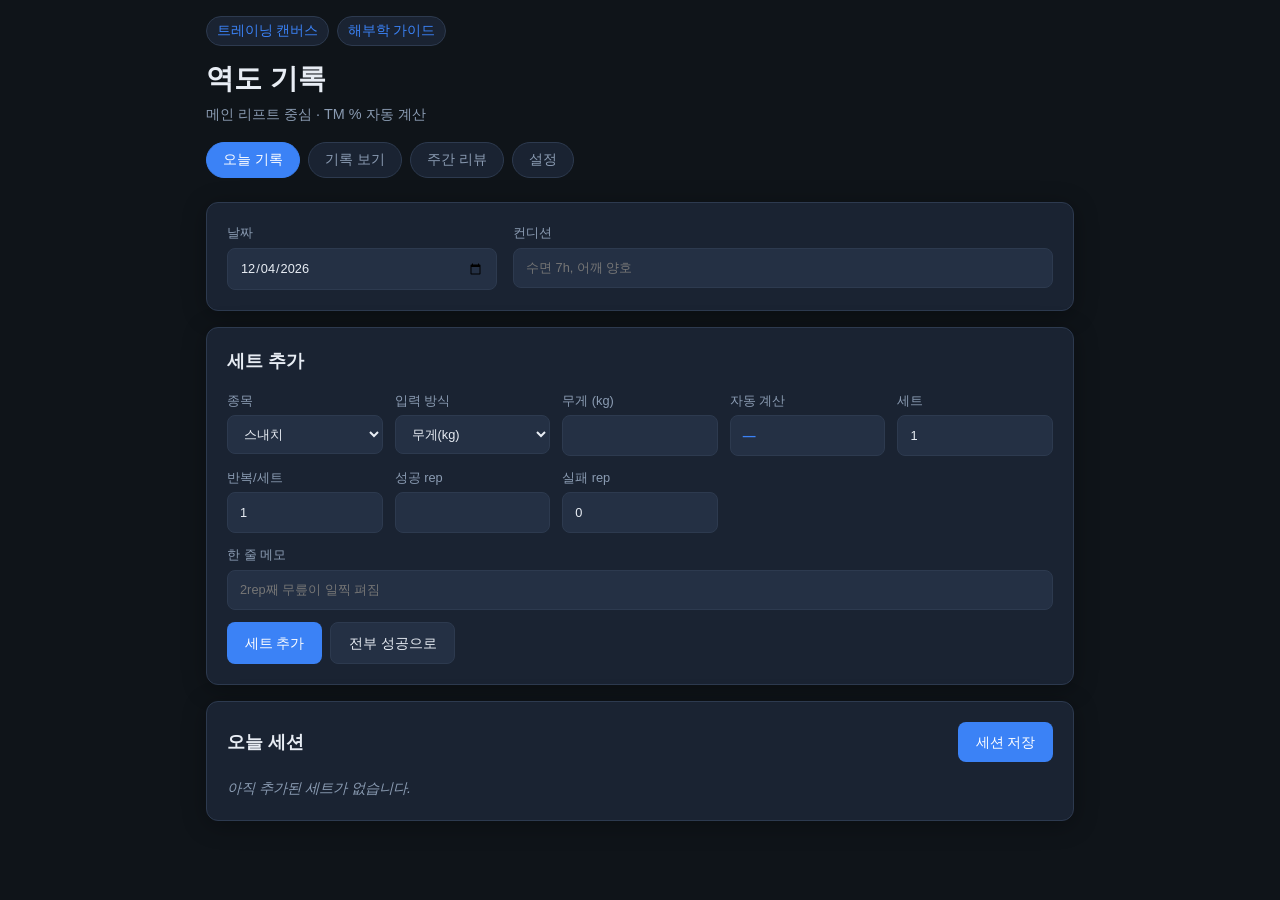
<file: index.html>
<!DOCTYPE html>
<html lang="ko">
<head>
  <meta charset="UTF-8">
  <meta name="viewport" content="width=device-width, initial-scale=1.0, viewport-fit=cover">
  <meta name="apple-mobile-web-app-capable" content="yes">
  <meta name="apple-mobile-web-app-status-bar-style" content="black-translucent">
  <meta name="apple-mobile-web-app-title" content="역도 기록">
  <meta name="theme-color" content="#0f1419">
  <title>역도 기록 — Weightlifting Log</title>
  <link rel="stylesheet" href="css/style.css">
</head>
<body>
  <div class="app">
    <header class="header">
      <div class="header__brand">
        <nav class="nav-lab" aria-label="관련 페이지">
          <a href="canvas.html">트레이닝 캔버스</a>
          <a href="anatomy.html">해부학 가이드</a>
        </nav>
        <h1>역도 기록</h1>
        <p class="subtitle">메인 리프트 중심 · TM % 자동 계산</p>
      </div>
      <nav class="tabs" role="tablist">
        <button class="tab active" data-tab="log" role="tab">오늘 기록</button>
        <button class="tab" data-tab="history" role="tab">기록 보기</button>
        <button class="tab" data-tab="weekly" role="tab">주간 리뷰</button>
        <button class="tab" data-tab="settings" role="tab">설정</button>
      </nav>
    </header>

    <main>
      <!-- 오늘 기록 -->
      <section id="panel-log" class="panel active">
        <div class="card session-meta">
          <label>
            날짜
            <input type="date" id="log-date">
          </label>
          <label>
            컨디션
            <input type="text" id="log-condition" placeholder="수면 7h, 어깨 양호">
          </label>
        </div>

        <form id="entry-form" class="card">
          <h2>세트 추가</h2>
          <div class="form-grid">
            <label>
              종목
              <select id="entry-lift" required>
                <option value="snatch">스내치</option>
                <option value="cj">클린 &amp; 저크</option>
                <option value="accessory">보조</option>
              </select>
            </label>
            <label>
              입력 방식
              <select id="entry-input-mode">
                <option value="weight">무게(kg)</option>
                <option value="percent">%(TM 기준)</option>
              </select>
            </label>
            <label id="weight-field">
              무게 (kg)
              <input type="number" id="entry-weight" step="0.5" min="0">
            </label>
            <label id="percent-field" class="hidden">
              % (TM)
              <input type="number" id="entry-percent" step="0.5" min="0" max="120">
            </label>
            <label class="computed">
              자동 계산
              <output id="computed-value">—</output>
            </label>
            <label>
              세트
              <input type="number" id="entry-sets" min="1" value="1" required>
            </label>
            <label>
              반복/세트
              <input type="number" id="entry-reps" min="1" value="1" required>
            </label>
            <label>
              성공 rep
              <input type="number" id="entry-success" min="0" required>
            </label>
            <label>
              실패 rep
              <input type="number" id="entry-fail" min="0" value="0">
            </label>
          </div>
          <label class="full-width">
            한 줄 메모
            <input type="text" id="entry-memo" placeholder="2rep째 무릎이 일찍 펴짐">
          </label>
          <div class="form-actions">
            <button type="submit" class="btn btn-primary">세트 추가</button>
            <button type="button" id="fill-success" class="btn btn-ghost">전부 성공으로</button>
          </div>
        </form>

        <div class="card">
          <div class="card-header">
            <h2>오늘 세션</h2>
            <button type="button" id="save-session" class="btn btn-primary">세션 저장</button>
          </div>
          <div id="session-preview" class="session-preview empty">아직 추가된 세트가 없습니다.</div>
        </div>
      </section>

      <!-- 기록 보기 -->
      <section id="panel-history" class="panel">
        <div class="card filters">
          <label>
            종목 필터
            <select id="filter-lift">
              <option value="all">전체</option>
              <option value="snatch">스내치</option>
              <option value="cj">C&J</option>
              <option value="accessory">보조</option>
            </select>
          </label>
          <button type="button" id="export-json" class="btn btn-ghost">JSON 내보내기</button>
          <button type="button" id="export-csv" class="btn btn-ghost">CSV 내보내기</button>
          <label class="btn btn-ghost file-btn">
            JSON 가져오기
            <input type="file" id="import-json" accept=".json" hidden>
          </label>
        </div>
        <div id="history-list" class="history-list"></div>
      </section>

      <!-- 주간 리뷰 -->
      <section id="panel-weekly" class="panel">
        <div class="card filters">
          <label>
            주 시작일 (월요일 권장)
            <input type="date" id="week-start">
          </label>
          <button type="button" id="prev-week" class="btn btn-ghost">← 이전 주</button>
          <button type="button" id="next-week" class="btn btn-ghost">다음 주 →</button>
        </div>

        <div class="stats-grid">
          <div class="stat-card">
            <span class="stat-label">스내치 80%+ reps</span>
            <span class="stat-value" id="stat-snatch-80">0</span>
          </div>
          <div class="stat-card">
            <span class="stat-label">C&J 80%+ reps</span>
            <span class="stat-value" id="stat-cj-80">0</span>
          </div>
          <div class="stat-card">
            <span class="stat-label">스내치 최고 %</span>
            <span class="stat-value" id="stat-snatch-max">—</span>
          </div>
          <div class="stat-card">
            <span class="stat-label">C&J 최고 %</span>
            <span class="stat-value" id="stat-cj-max">—</span>
          </div>
        </div>

        <div class="card">
          <h2>이번 주 PR / 테스트</h2>
          <div id="weekly-prs" class="weekly-prs"></div>
        </div>

        <div class="card">
          <h2>컨디션 요약</h2>
          <div id="weekly-conditions" class="weekly-conditions"></div>
        </div>

        <div class="card">
          <h2>다음 주 조정 메모</h2>
          <textarea id="weekly-adjustment" rows="4" placeholder="예: 스내치 80%+ 볼륨 충분 → 다음 주 2.5kg 증량 / C&J 저크 캐치 테크닉 위주"></textarea>
          <button type="button" id="save-adjustment" class="btn btn-primary">조정 메모 저장</button>
        </div>

        <div class="card">
          <h2>권장 가이드</h2>
          <ul class="guide-list" id="weekly-guide"></ul>
        </div>
      </section>

      <!-- 설정 -->
      <section id="panel-settings" class="panel">
        <div class="card">
          <h2>트레이닝 맥스 (TM)</h2>
          <div class="form-grid">
            <label>
              스내치 TM (kg)
              <input type="number" id="tm-snatch" step="0.5" min="0" value="100">
            </label>
            <label>
              C&J TM (kg)
              <input type="number" id="tm-cj" step="0.5" min="0" value="120">
            </label>
          </div>
          <button type="button" id="save-tm" class="btn btn-primary">TM 저장</button>
        </div>

        <div class="card">
          <h2>데이터 관리</h2>
          <p class="hint">모든 데이터는 브라우저 localStorage에 저장됩니다.</p>
          <div class="form-actions">
            <button type="button" id="load-sample" class="btn btn-ghost">2주 시범 데이터 불러오기</button>
            <button type="button" id="clear-data" class="btn btn-danger">전체 데이터 삭제</button>
          </div>
        </div>

        <div class="card">
          <h2>기록 가이드</h2>
          <ul class="guide-list">
            <li>메인 리프트(스내치, C&J)만 기록해도 충분합니다.</li>
            <li>무게 또는 % 중 편한 쪽으로 입력 — TM 기준 자동 변환됩니다.</li>
            <li>실패 rep는 꼭 기록하세요. 다음 주 볼륨 조정의 핵심입니다.</li>
            <li>매주 일요일 5분 — 주간 리뷰 탭에서 80%+ 볼륨 확인.</li>
          </ul>
        </div>
      </section>
    </main>
  </div>

  <script src="js/app.js"></script>
</body>
</html>
</file>
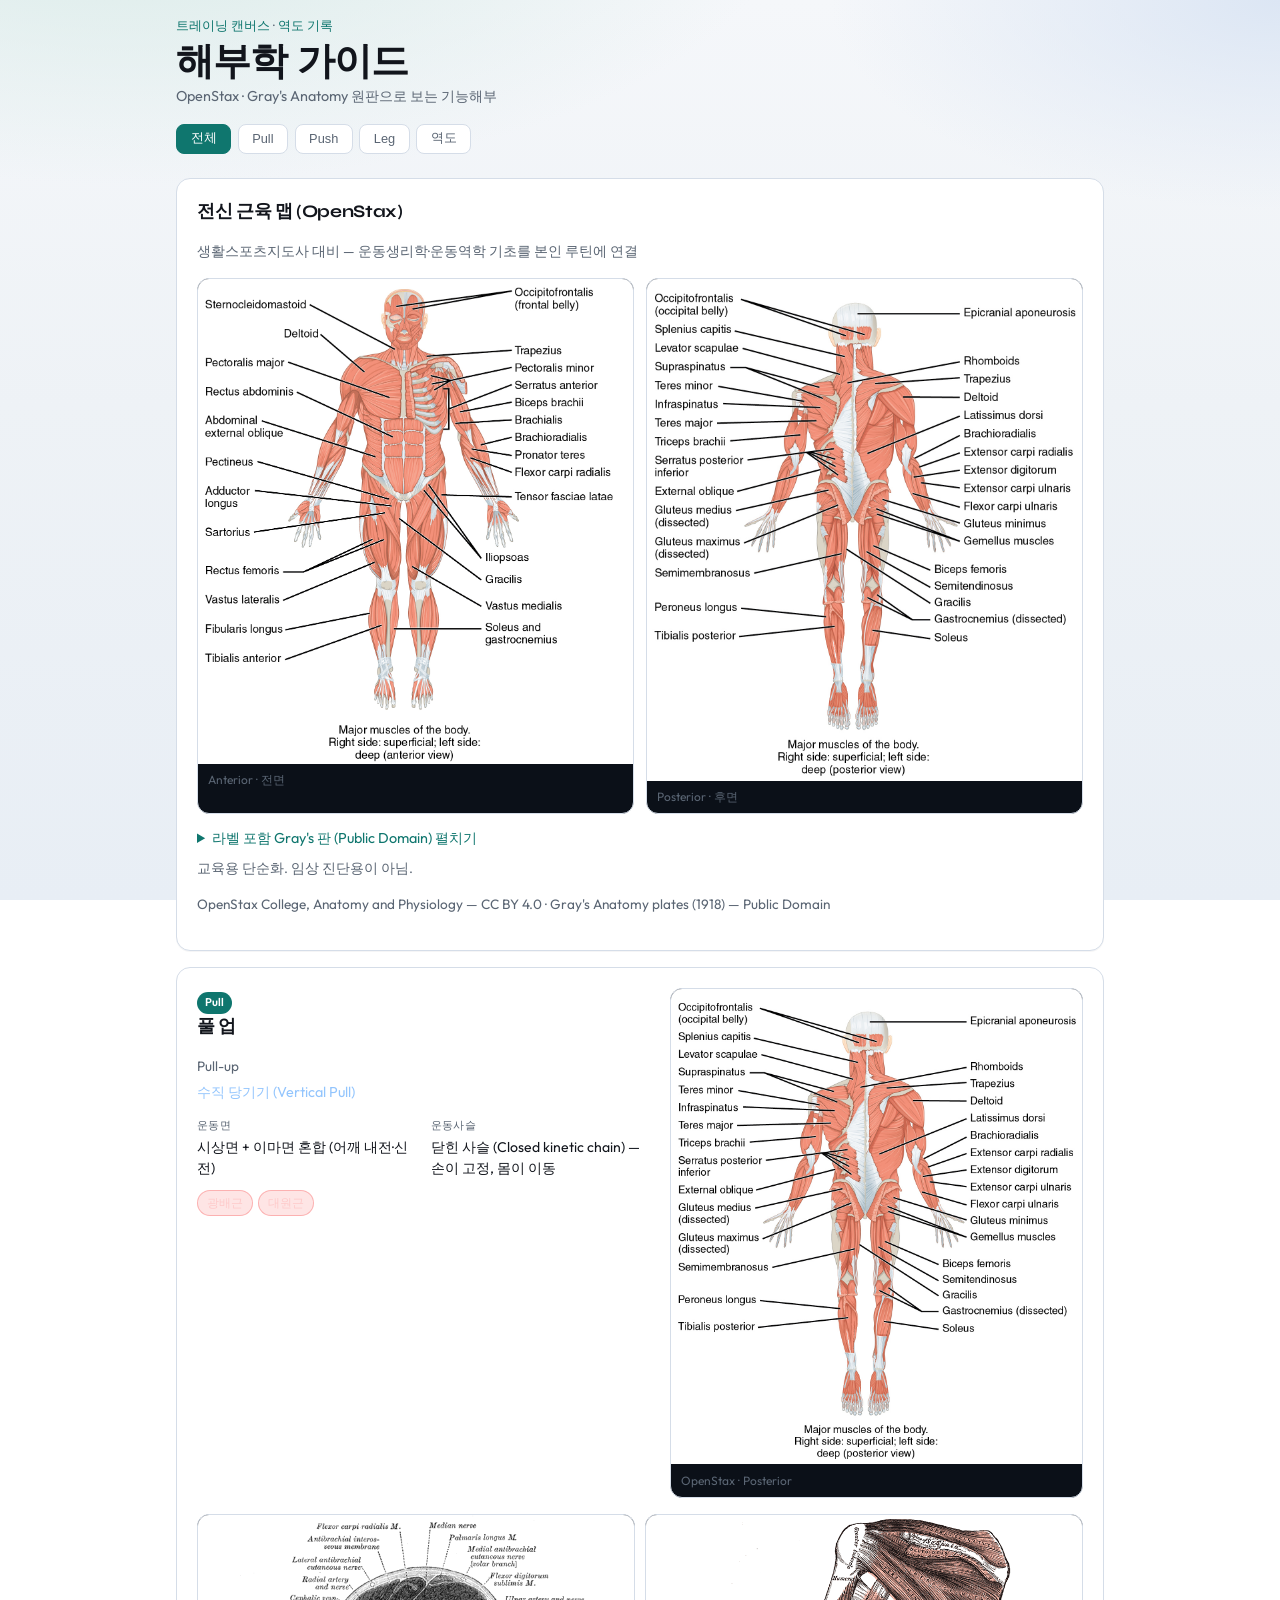
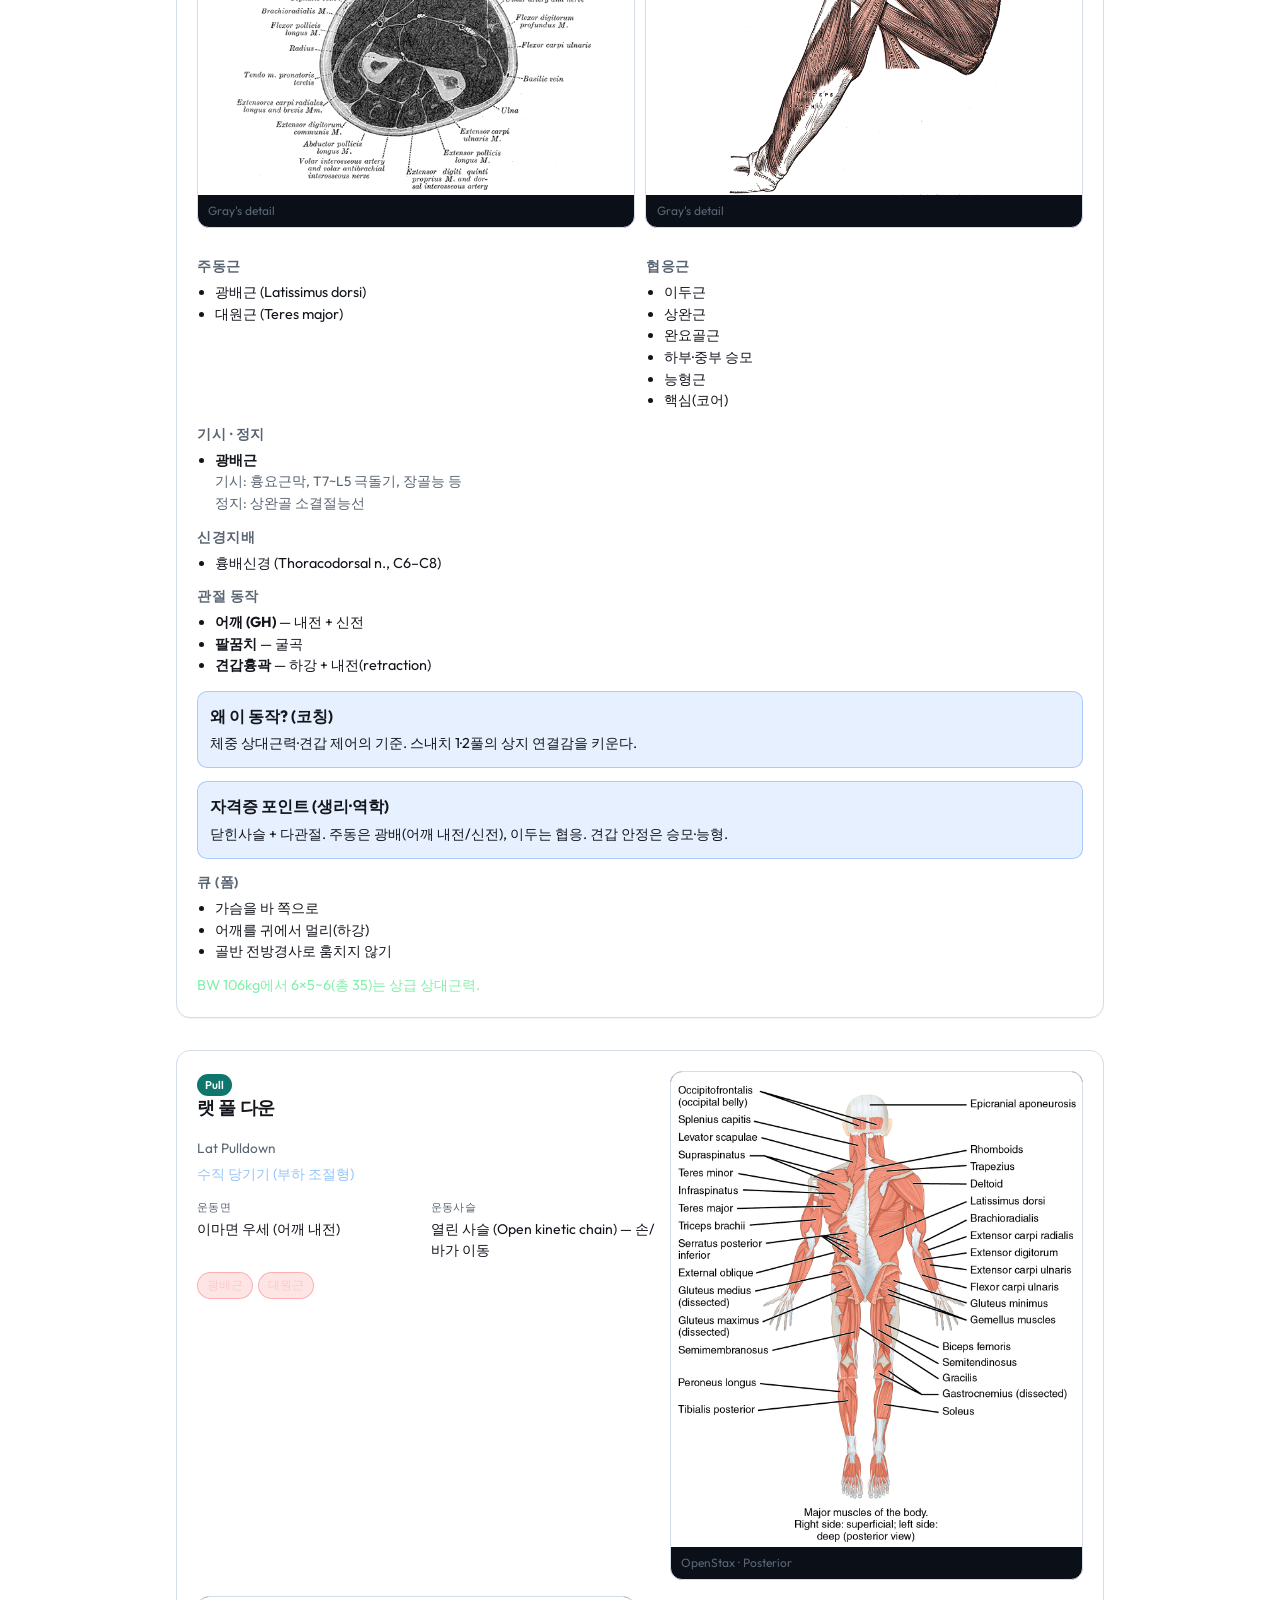
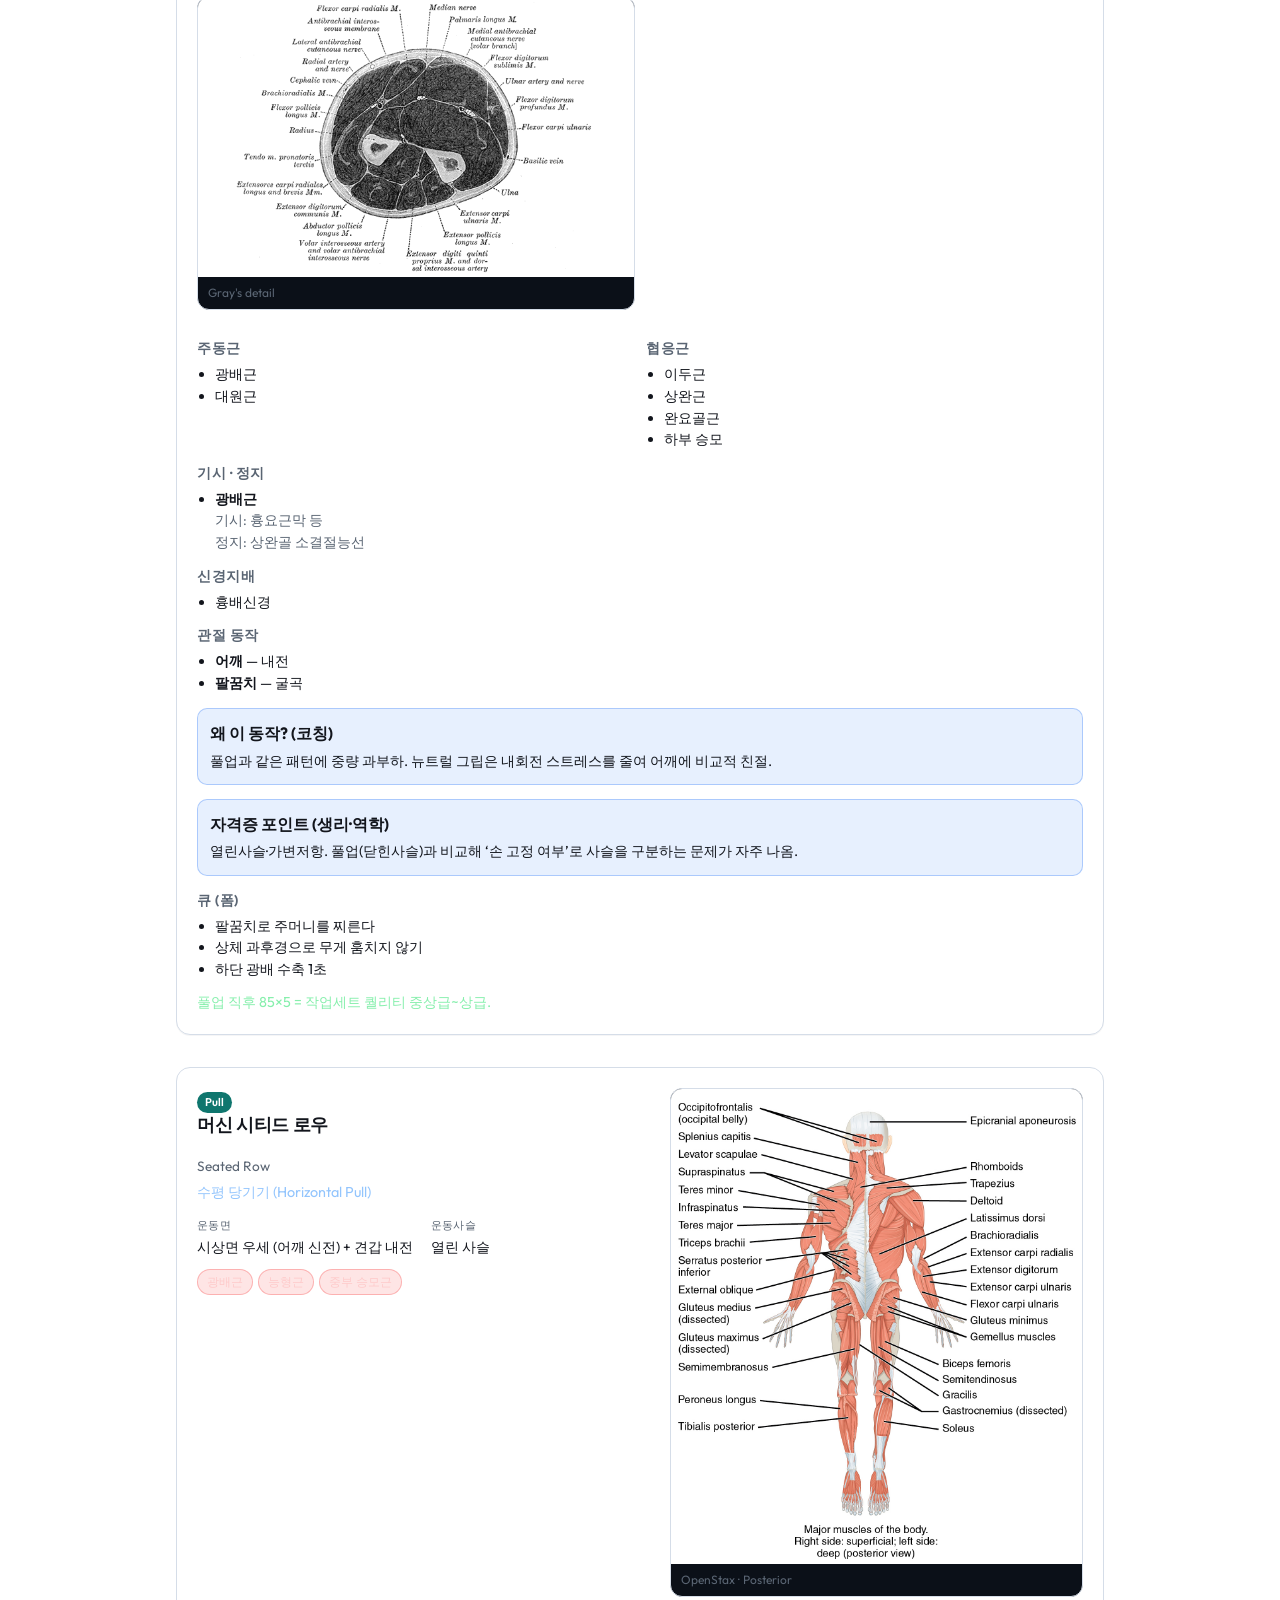
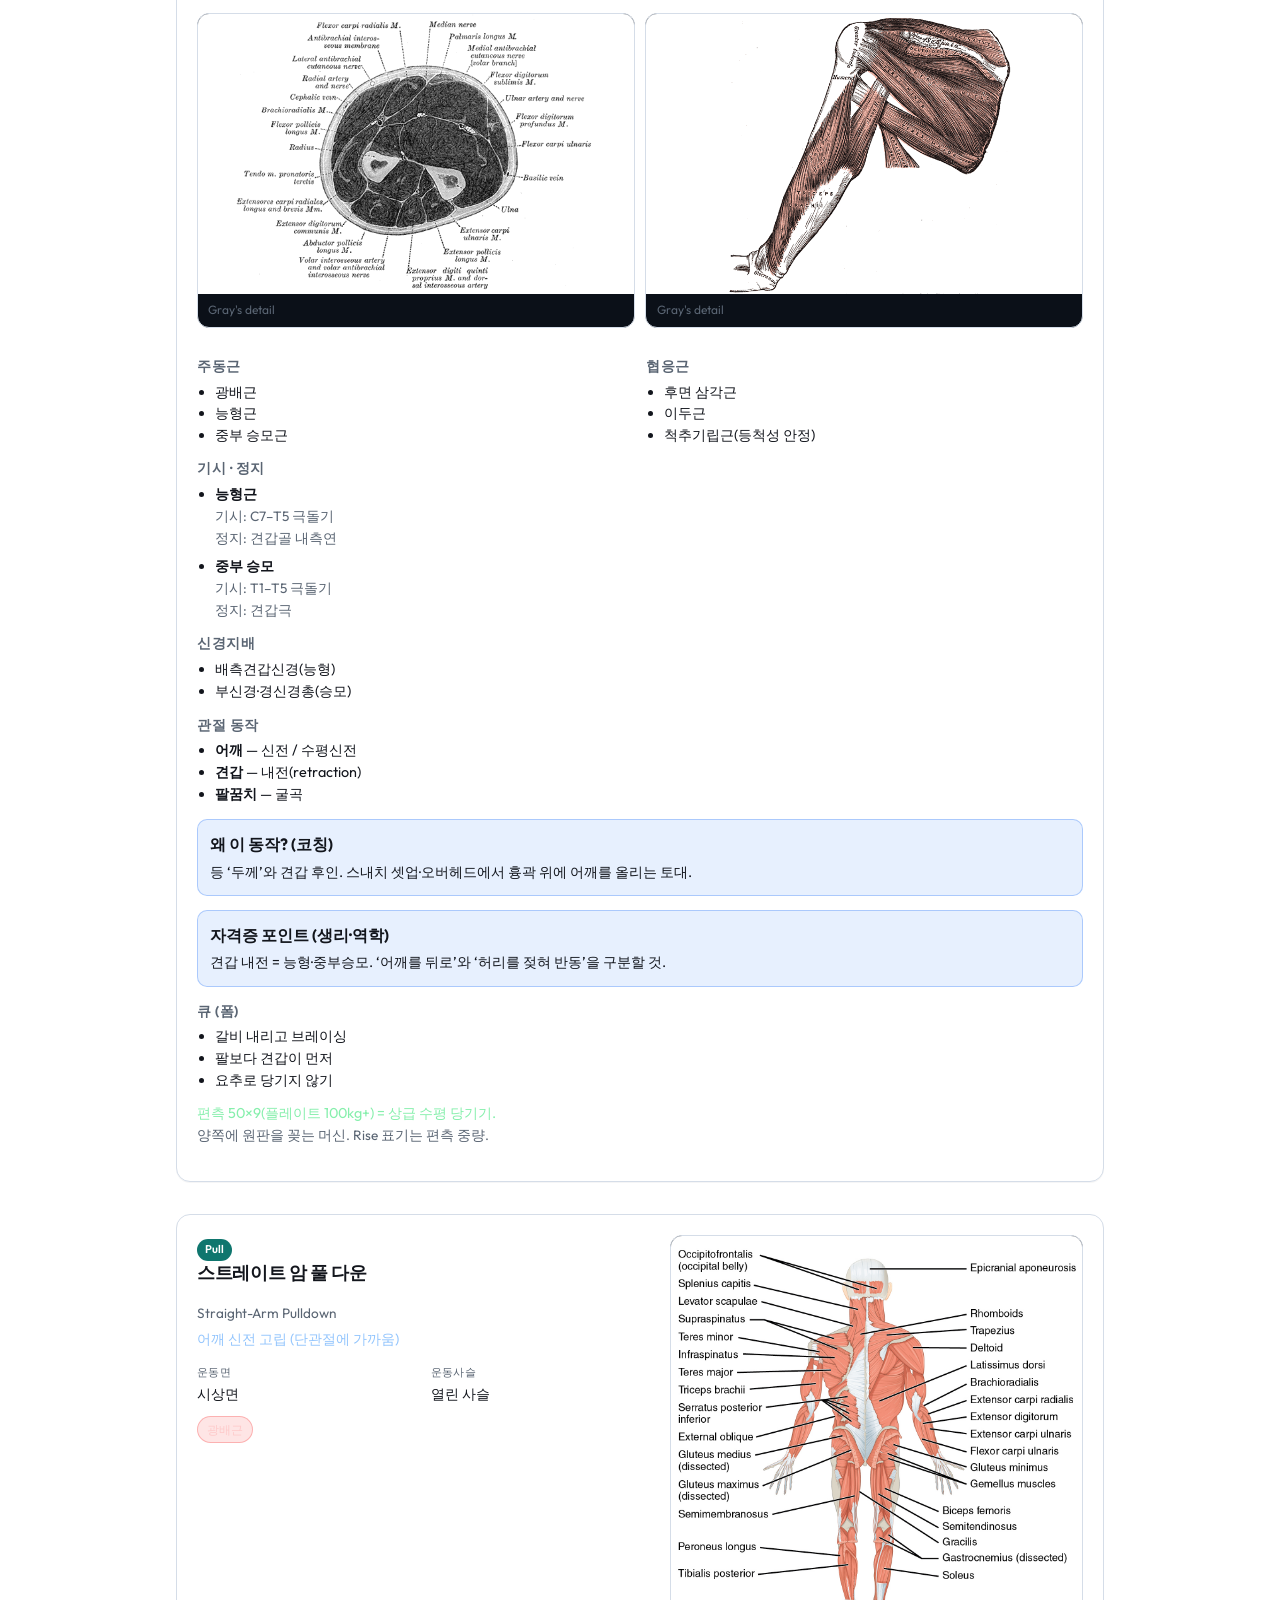
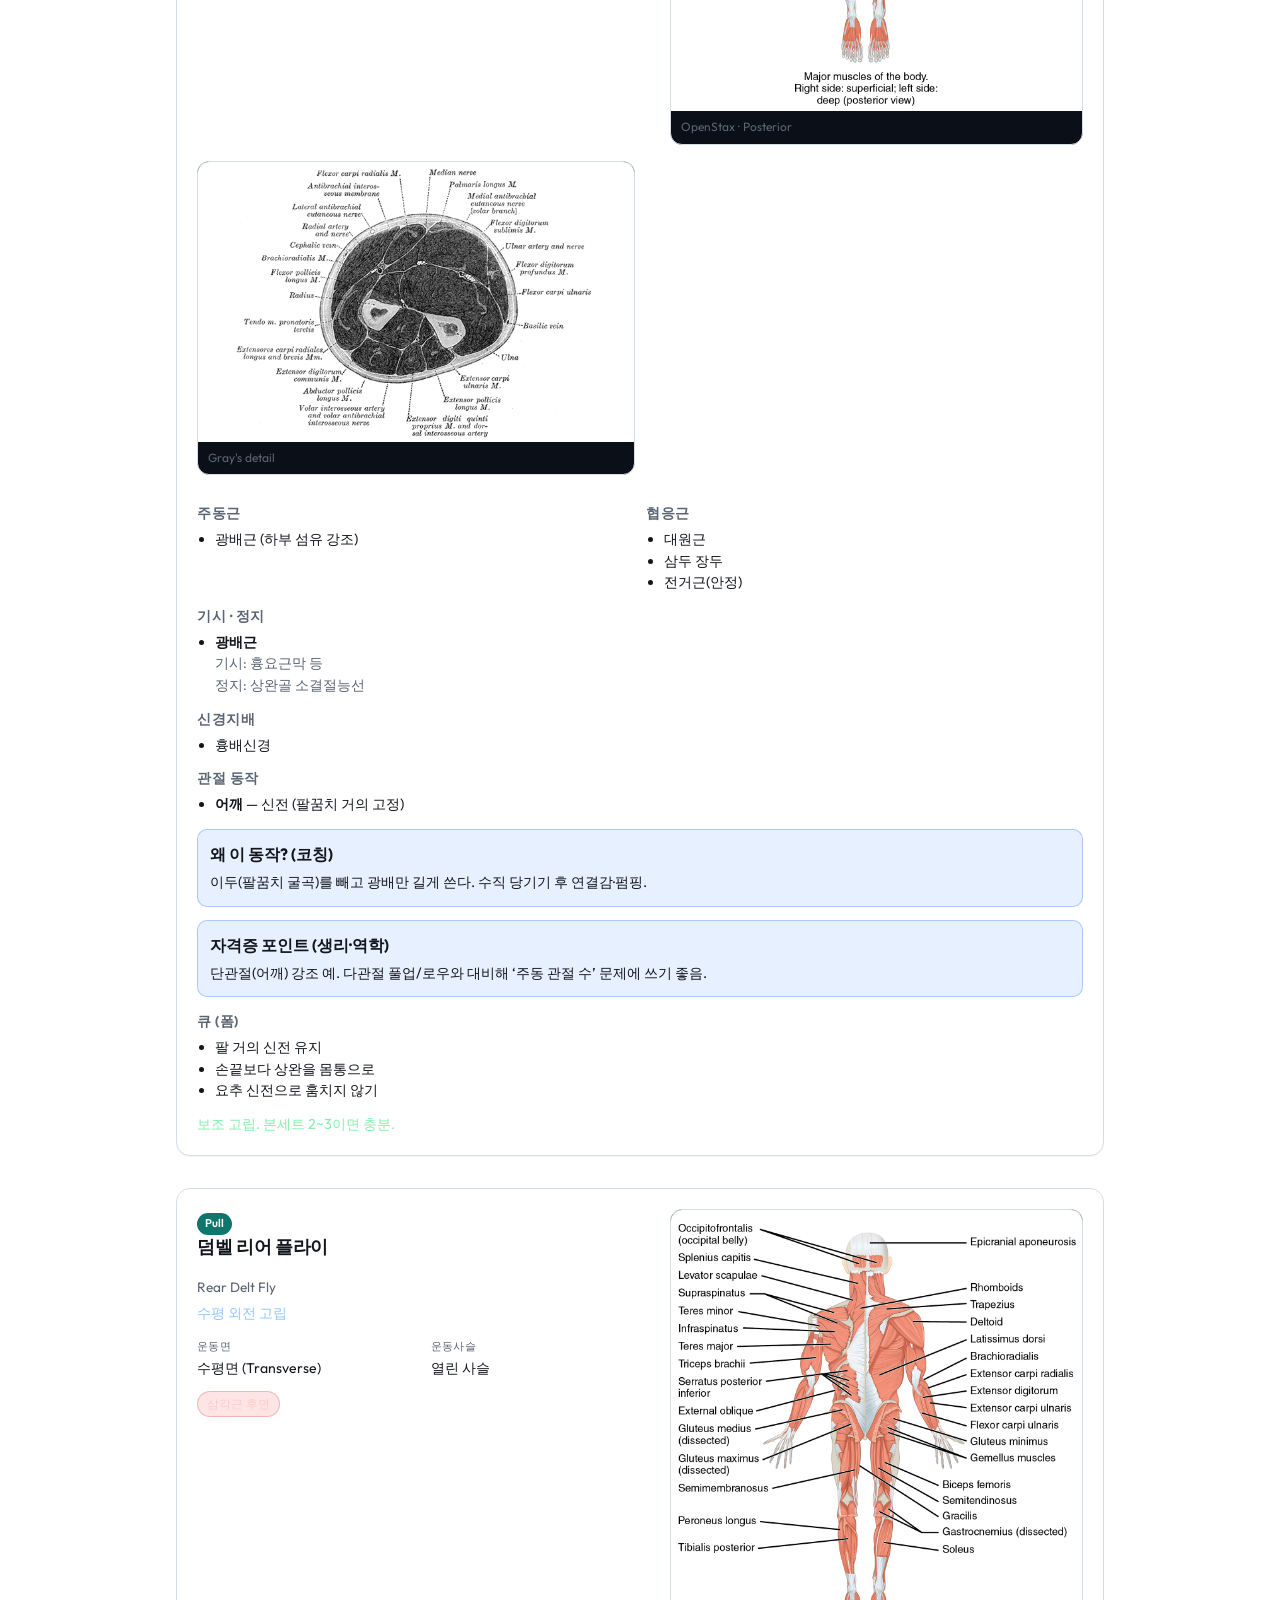
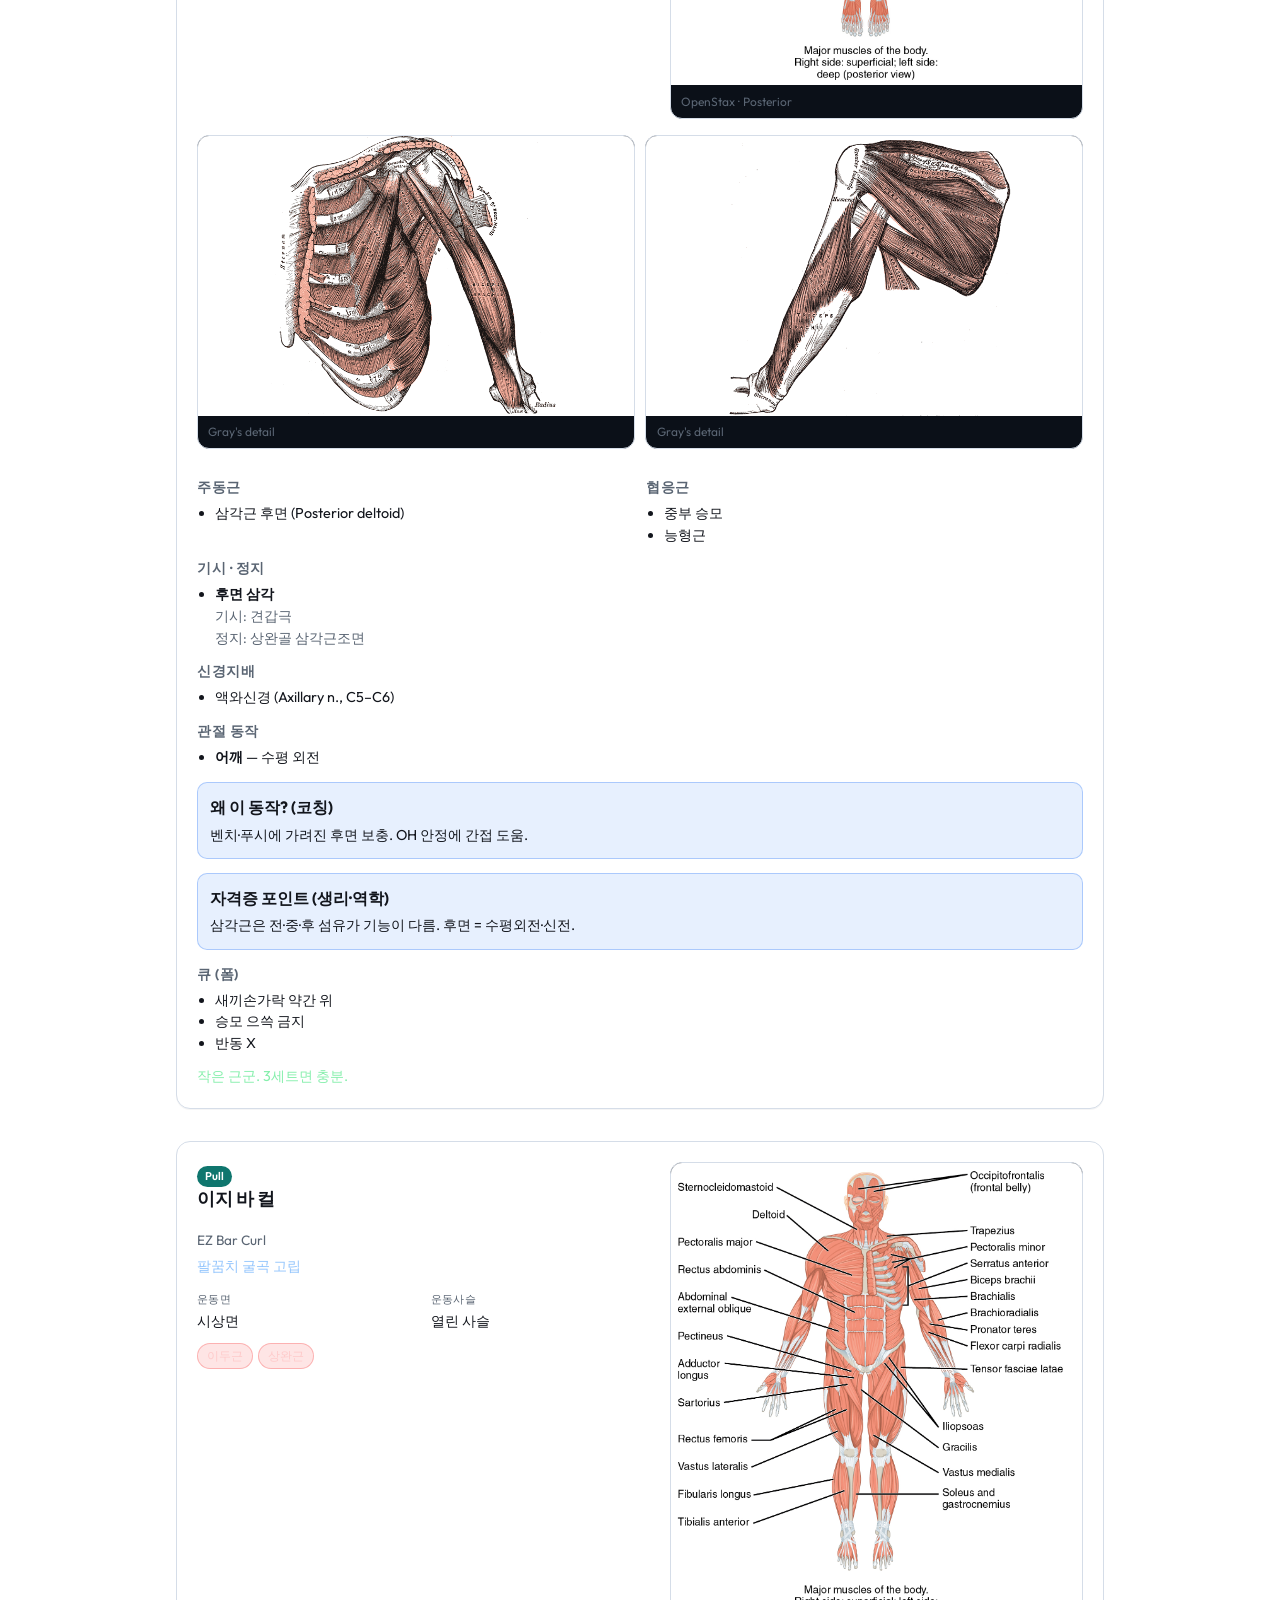
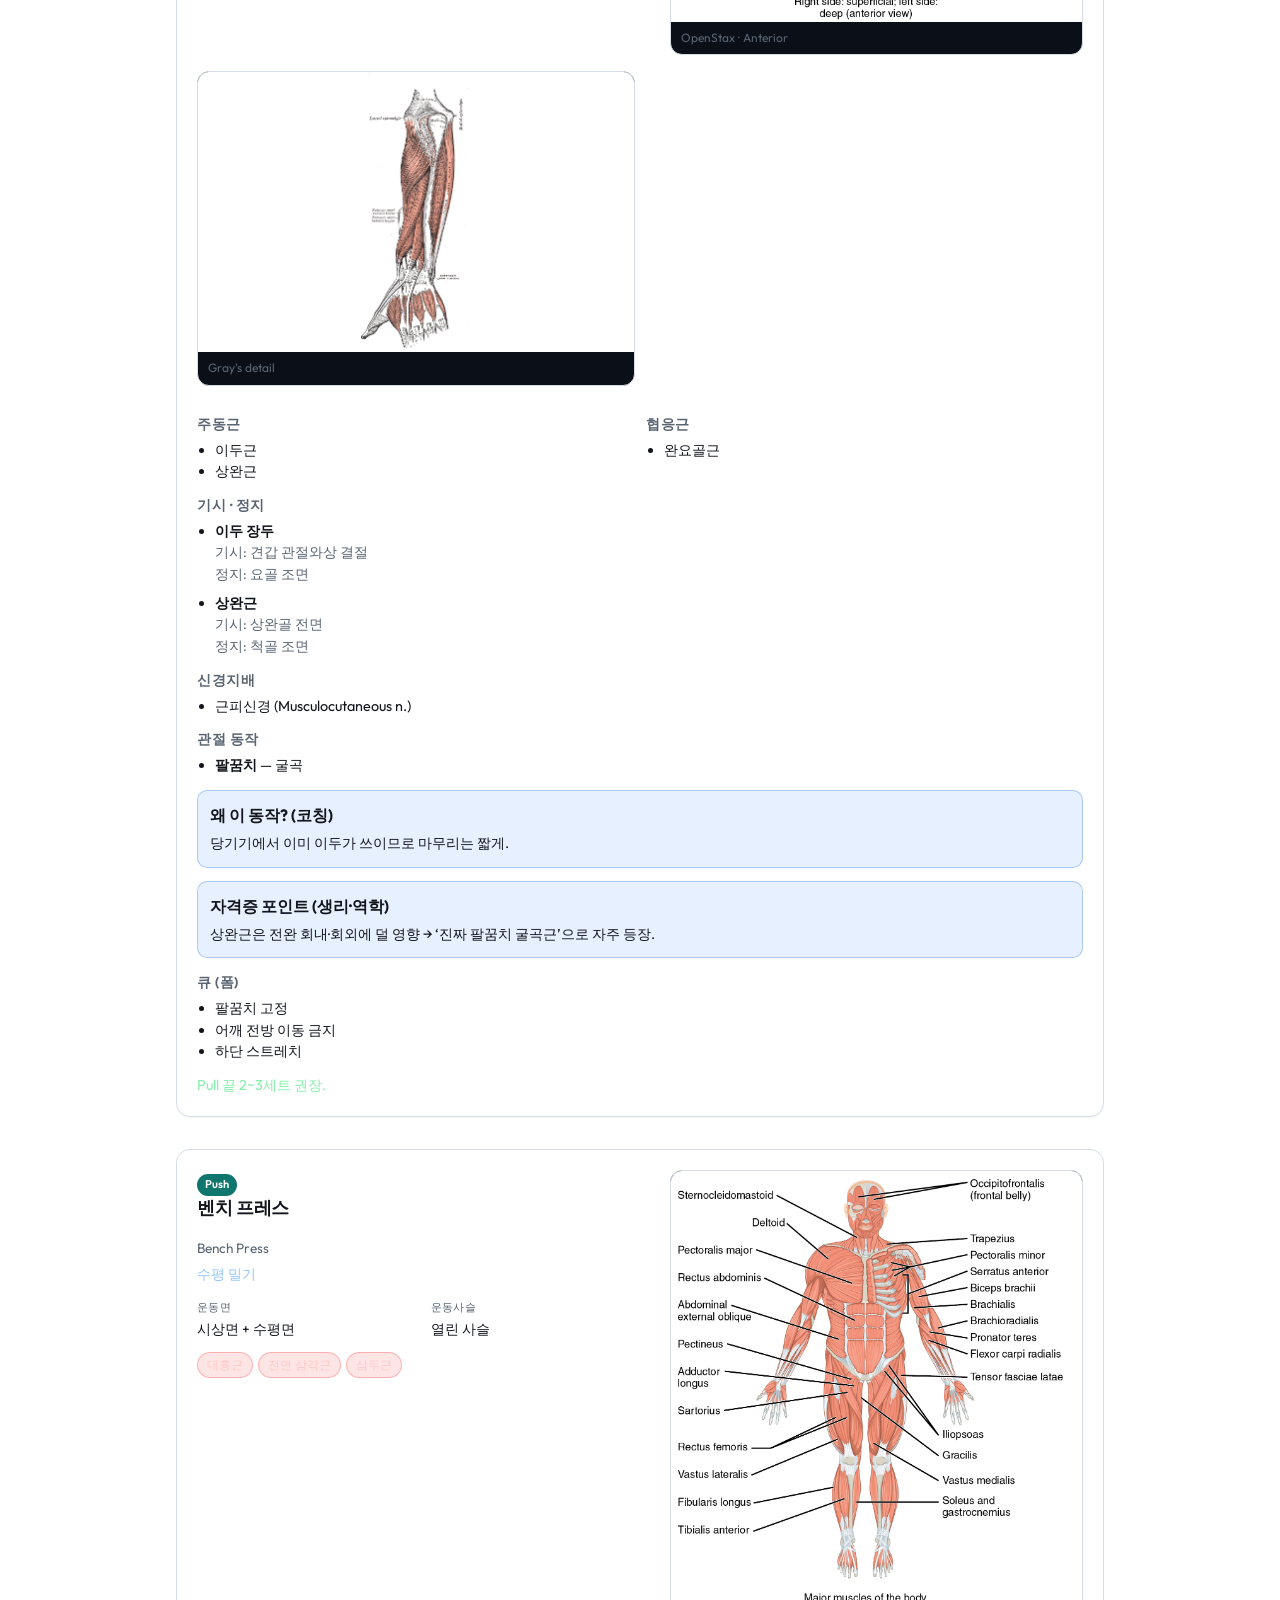
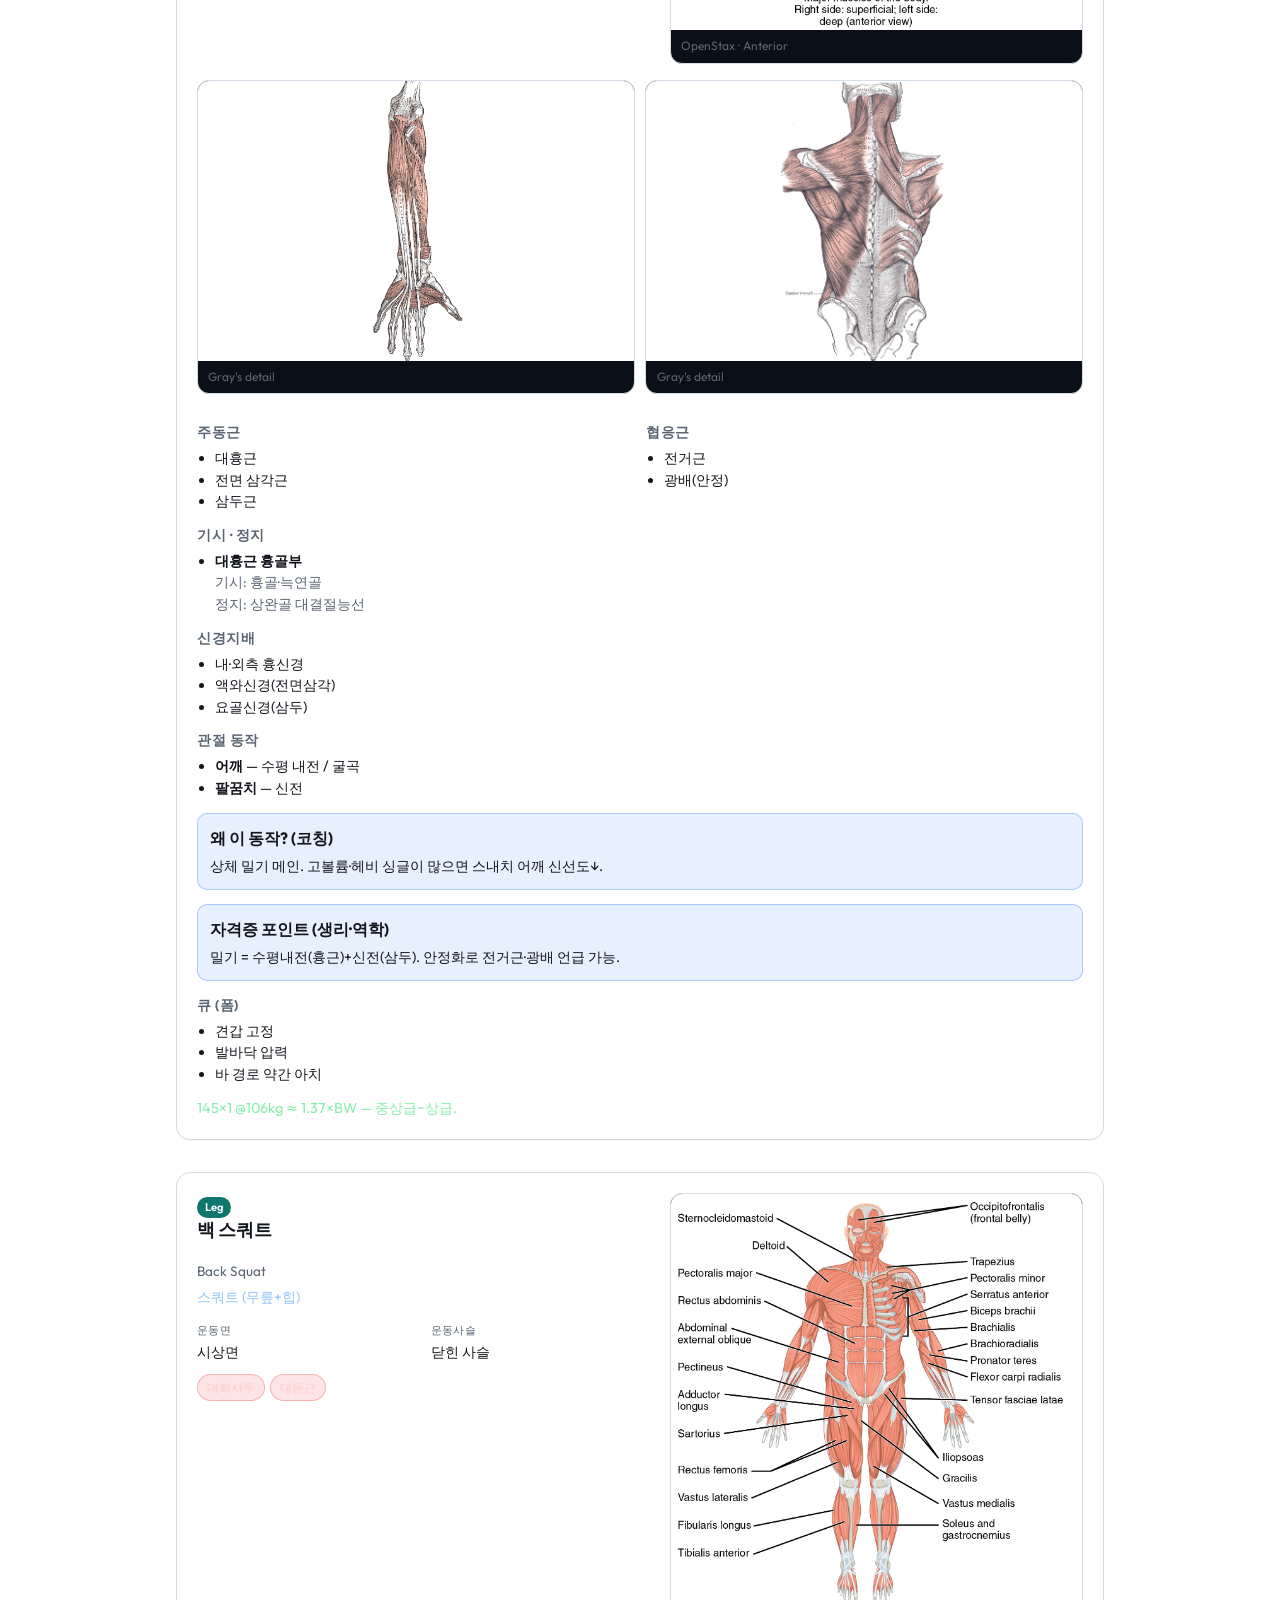
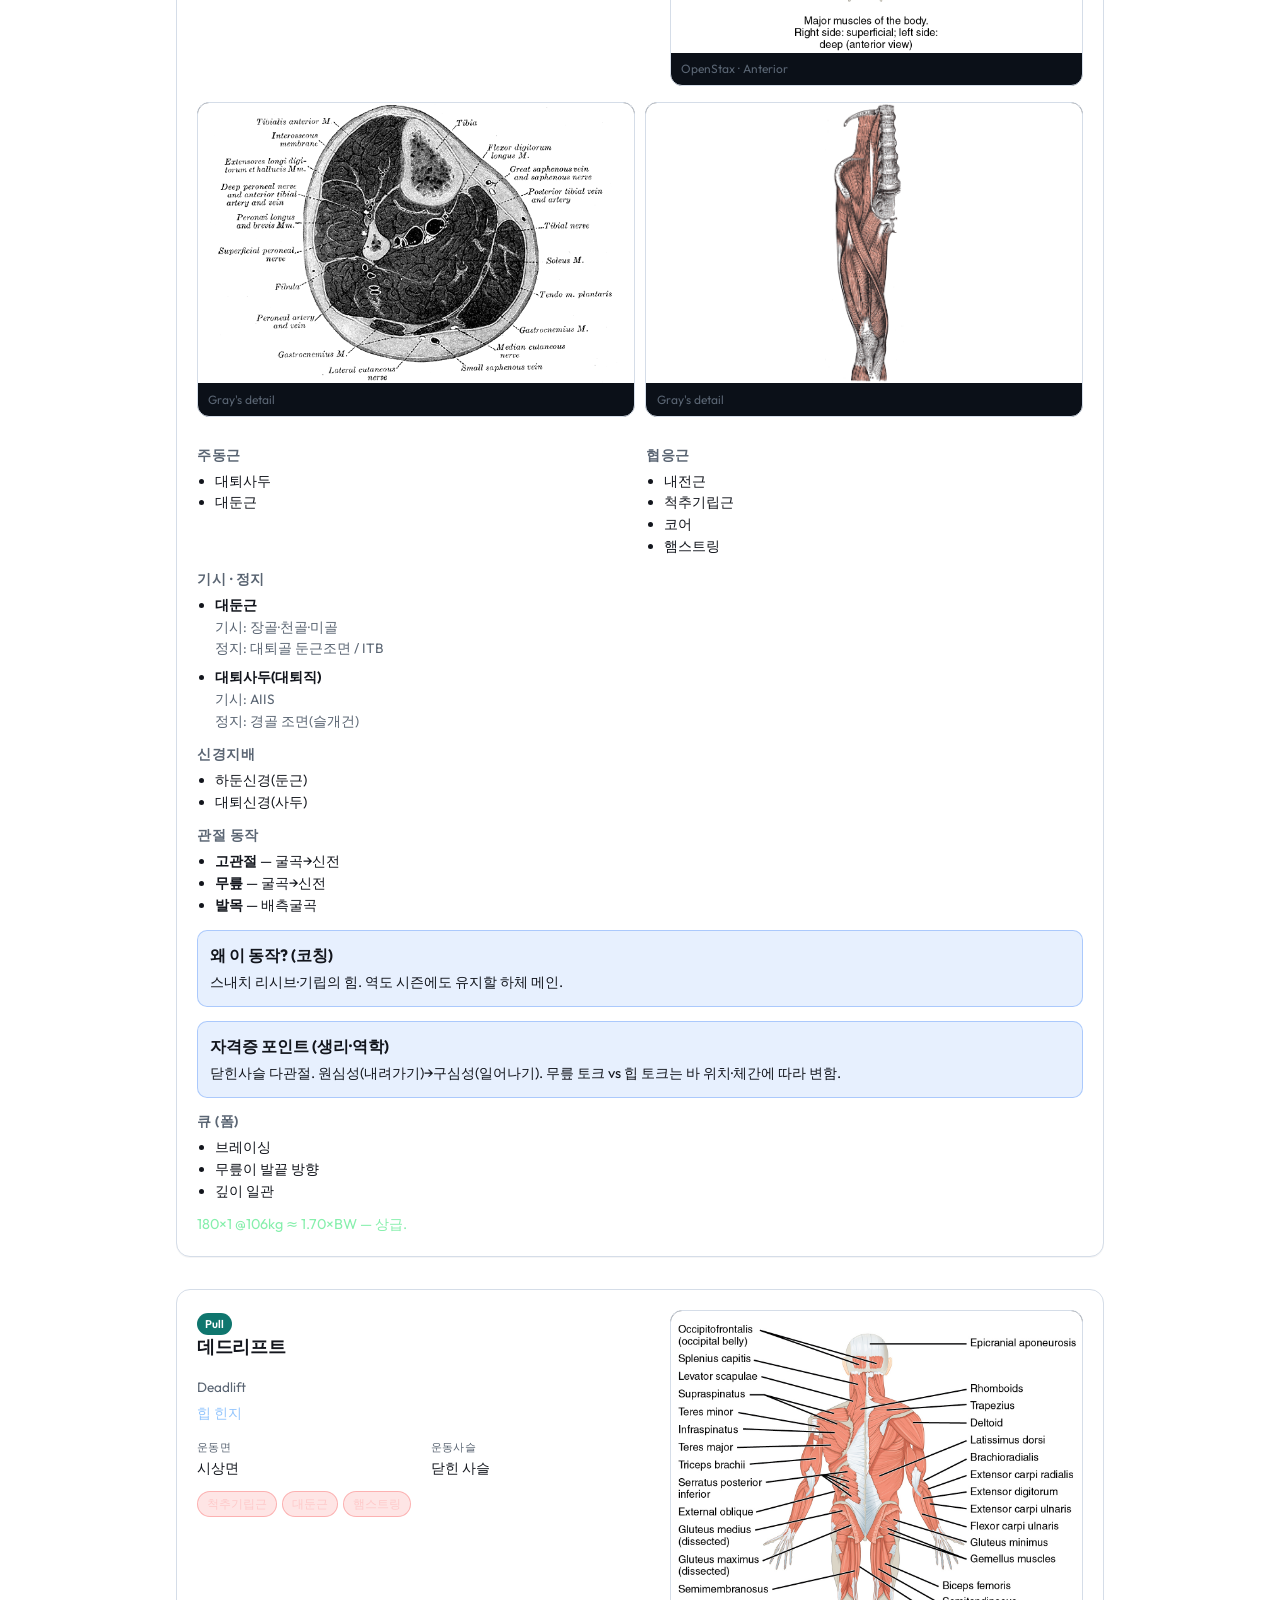
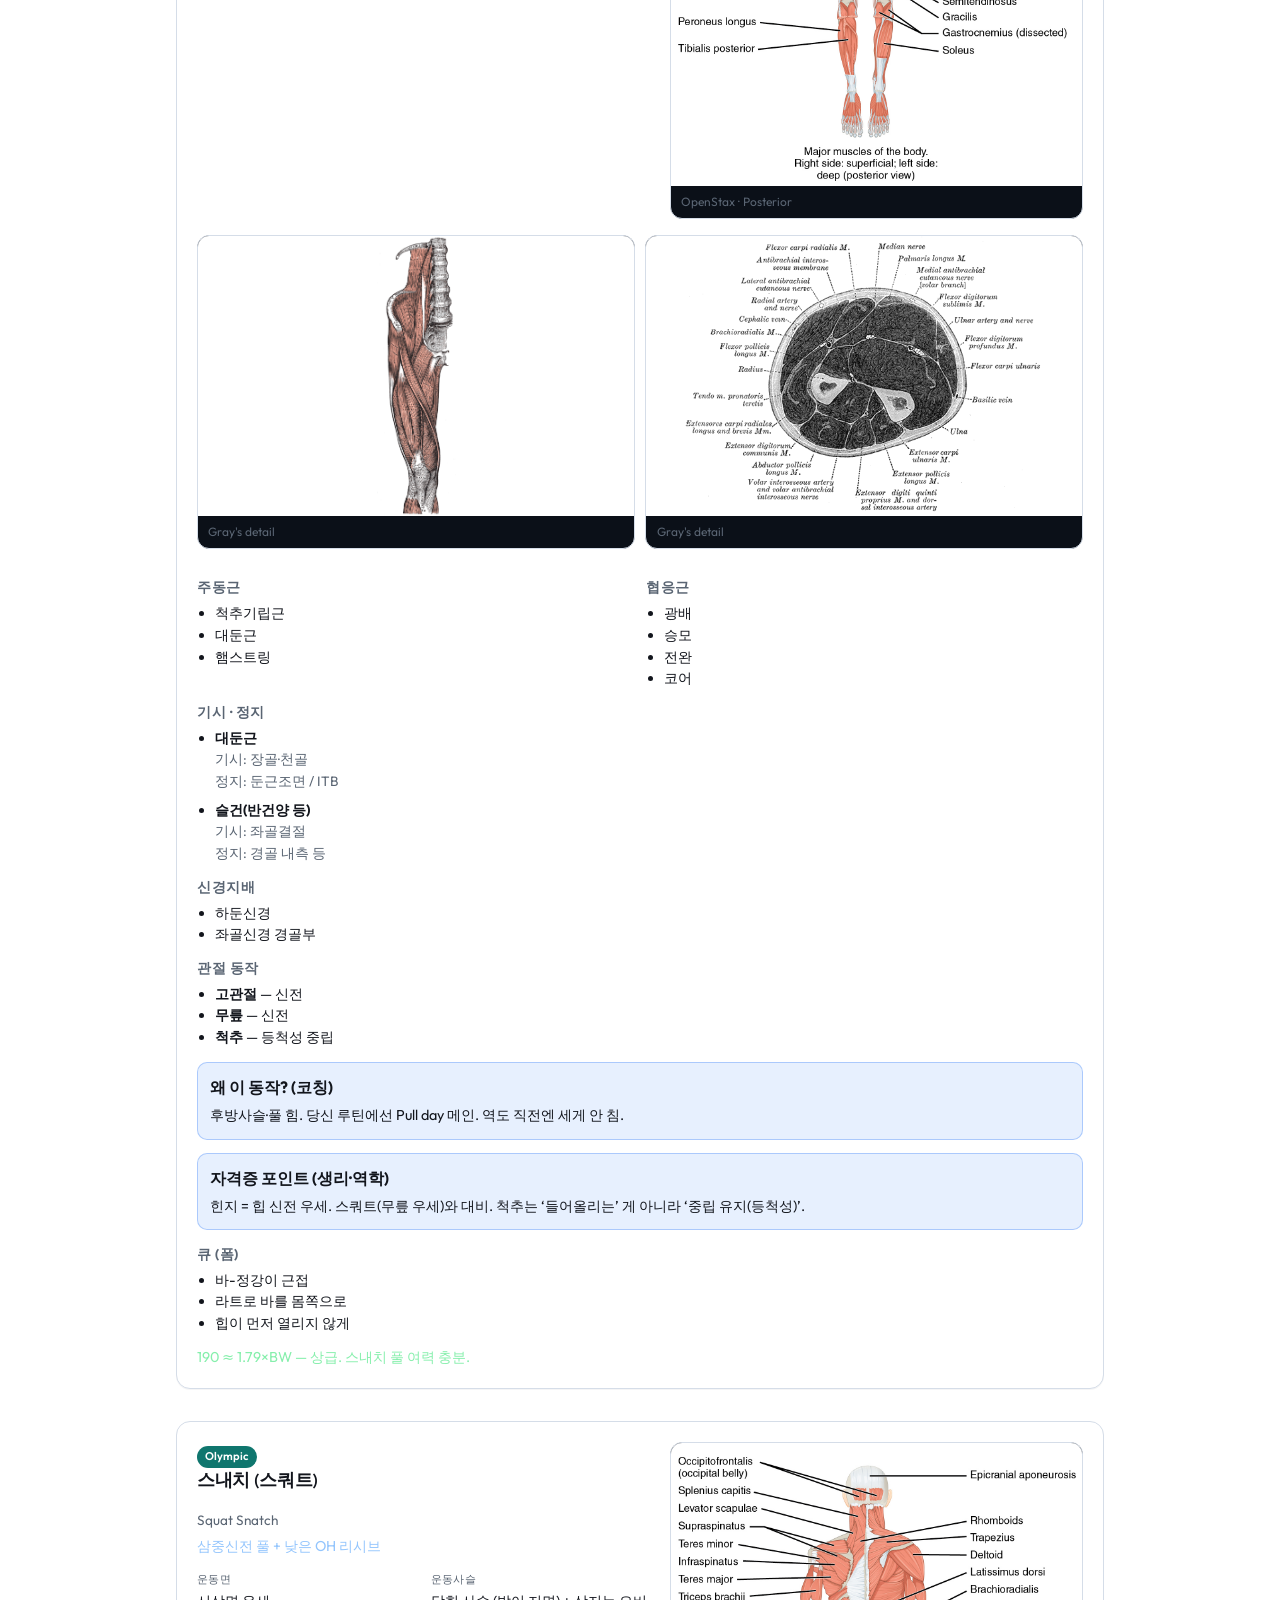
<file: anatomy.html>
<!DOCTYPE html>
<html lang="ko">
<head>
  <meta charset="UTF-8">
  <meta name="viewport" content="width=device-width, initial-scale=1.0, viewport-fit=cover">
  <meta name="theme-color" content="#0f1419">
  <title>해부학 가이드 — Training Lab</title>
  <link rel="stylesheet" href="css/style.css">
  <link rel="stylesheet" href="css/lab.css">
</head>
<body>
  <div class="app lab">
    <header class="header">
      <div class="header__brand">
        <p class="eyebrow"><a href="canvas.html">트레이닝 캔버스</a> · <a href="index.html">역도 기록</a></p>
        <h1>해부학 가이드</h1>
        <p class="subtitle">OpenStax · Gray's Anatomy 원판으로 보는 기능해부</p>
      </div>
      <div class="chip-row" id="category-filters">
        <button class="chip active" data-cat="all">전체</button>
        <button class="chip" data-cat="Pull">Pull</button>
        <button class="chip" data-cat="Push">Push</button>
        <button class="chip" data-cat="Leg">Leg</button>
        <button class="chip" data-cat="Olympic">역도</button>
      </div>
    </header>

    <main>
      <section class="card">
        <h2>전신 근육 맵 (OpenStax)</h2>
        <p class="hint" id="meta-purpose"></p>
        <div class="plate-pair">
          <figure class="plate">
            <img src="assets/anatomy/anterior-openstax.jpg" alt="전면 골격근 — OpenStax" loading="lazy">
            <figcaption>Anterior · 전면</figcaption>
          </figure>
          <figure class="plate">
            <img src="assets/anatomy/posterior-openstax.jpg" alt="후면 골격근 — OpenStax" loading="lazy">
            <figcaption>Posterior · 후면</figcaption>
          </figure>
        </div>
        <details class="plate-details">
          <summary>라벨 포함 Gray's 판 (Public Domain) 펼치기</summary>
          <div class="plate-pair">
            <figure class="plate">
              <img src="assets/anatomy/anterior-gray.png" alt="전면 라벨 — Gray's Anatomy" loading="lazy">
              <figcaption>Gray's anterior labeled</figcaption>
            </figure>
            <figure class="plate">
              <img src="assets/anatomy/posterior-gray.png" alt="후면 라벨 — Gray's Anatomy" loading="lazy">
              <figcaption>Gray's posterior labeled</figcaption>
            </figure>
          </div>
        </details>
        <p class="hint" id="meta-disclaimer"></p>
        <p class="hint" id="meta-attribution"></p>
      </section>

      <div id="exercise-grid" class="exercise-grid"></div>
    </main>
  </div>

  <template id="exercise-card-tpl">
    <article class="card exercise-card">
      <div class="exercise-card__top exercise-card__top--photo">
        <div class="exercise-card__copy">
          <span class="badge-cat"></span>
          <h2 class="ex-name"></h2>
          <p class="ex-en"></p>
          <p class="ex-pattern"></p>
          <div class="meta-row">
            <div><span class="meta-label">운동면</span><p class="ex-plane"></p></div>
            <div><span class="meta-label">운동사슬</span><p class="ex-chain"></p></div>
          </div>
          <div class="focus-chips primary-chips"></div>
        </div>
        <figure class="ex-plate">
          <img class="ex-plate-img" alt="" loading="lazy">
          <figcaption class="ex-plate-cap"></figcaption>
        </figure>
      </div>

      <div class="detail-plates">
        <figure class="detail-plate">
          <img class="detail-img-1" alt="" loading="lazy">
          <figcaption>Gray's detail</figcaption>
        </figure>
        <figure class="detail-plate detail-plate-2 hidden">
          <img class="detail-img-2" alt="" loading="lazy">
          <figcaption>Gray's detail</figcaption>
        </figure>
      </div>

      <div class="split-2">
        <div>
          <h3>주동근</h3>
          <ul class="muscle-list primary-list"></ul>
        </div>
        <div>
          <h3>협응근</h3>
          <ul class="muscle-list secondary-list"></ul>
        </div>
      </div>

      <h3>기시 · 정지</h3>
      <ul class="oi-list"></ul>

      <h3>신경지배</h3>
      <ul class="innervation-list"></ul>

      <h3>관절 동작</h3>
      <ul class="joint-list"></ul>

      <div class="callout">
        <strong>왜 이 동작? (코칭)</strong>
        <p class="why-text"></p>
      </div>

      <div class="callout callout--exam">
        <strong>자격증 포인트 (생리·역학)</strong>
        <p class="exam-tip"></p>
      </div>

      <h3>큐 (폼)</h3>
      <ul class="cue-list"></ul>

      <p class="level-note"></p>
      <p class="machine-note hint"></p>
    </article>
  </template>

  <script src="js/anatomy.js"></script>
</body>
</html>
</file>
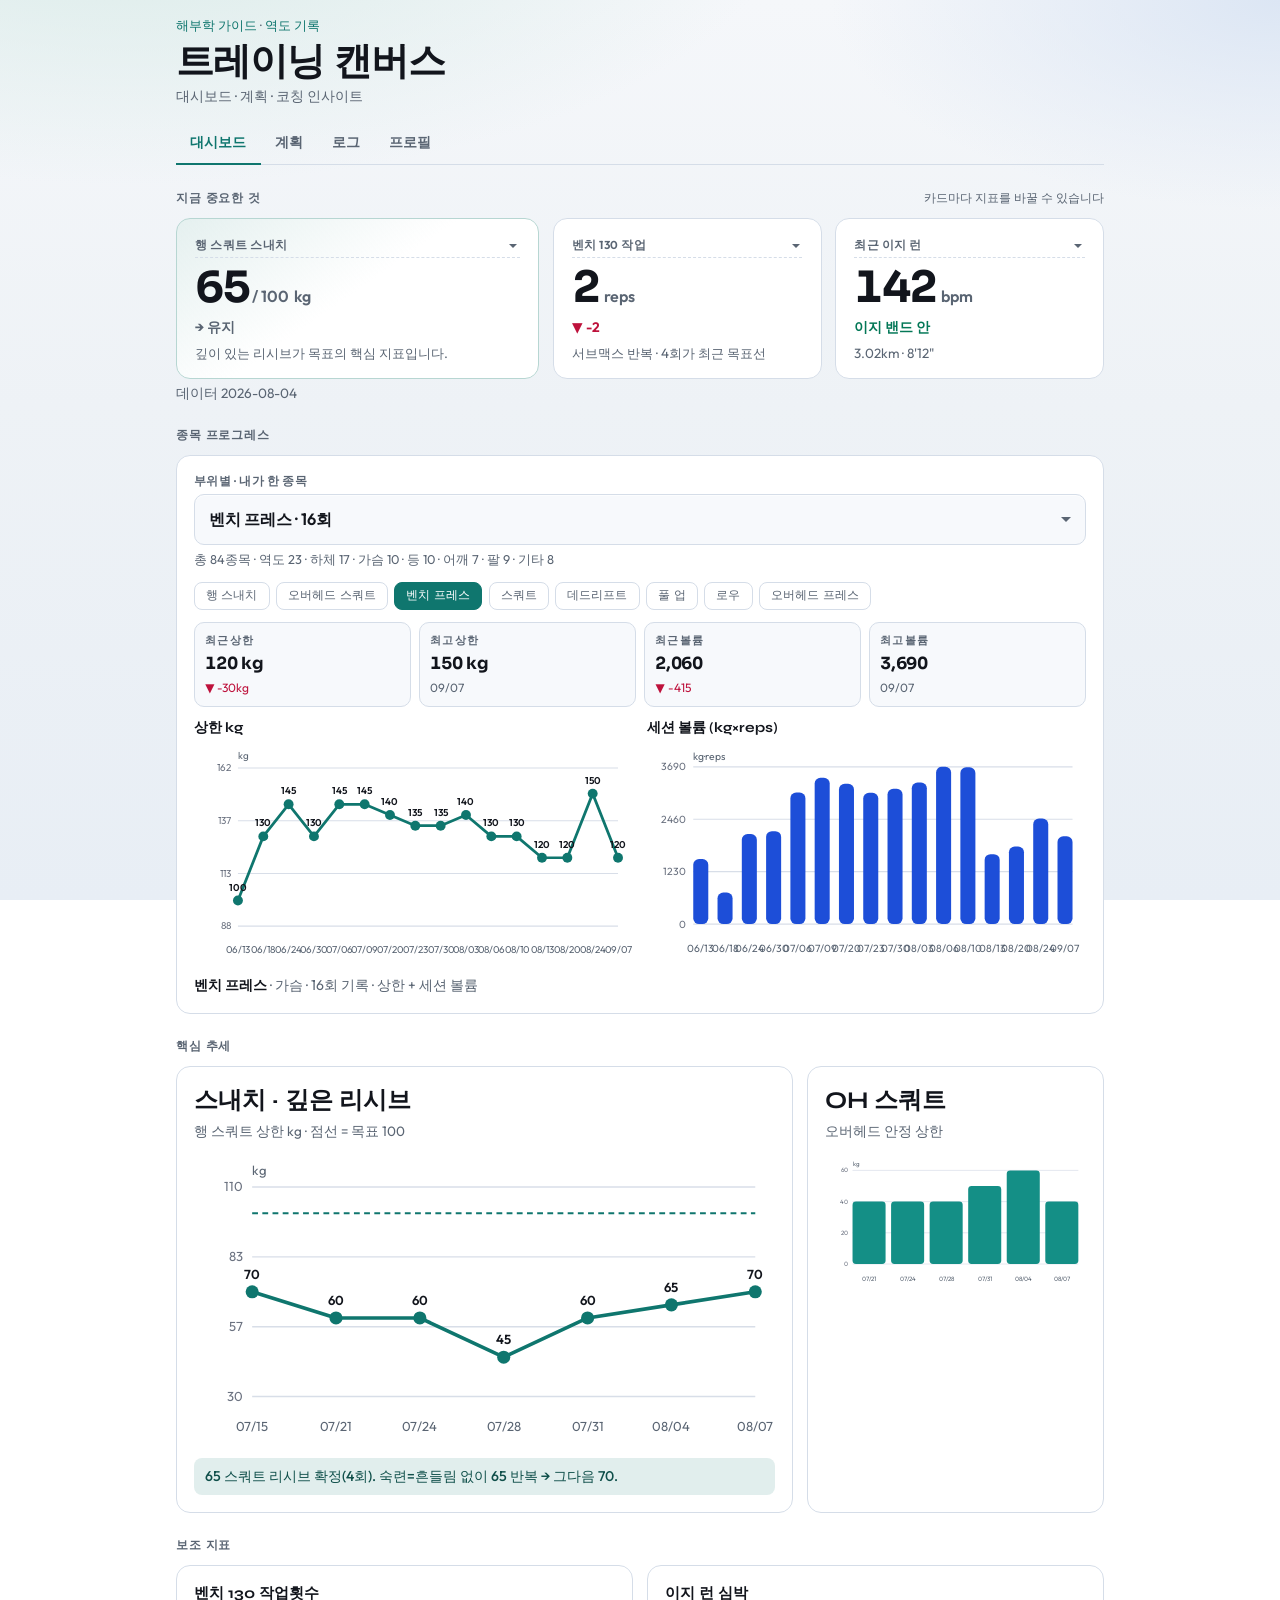
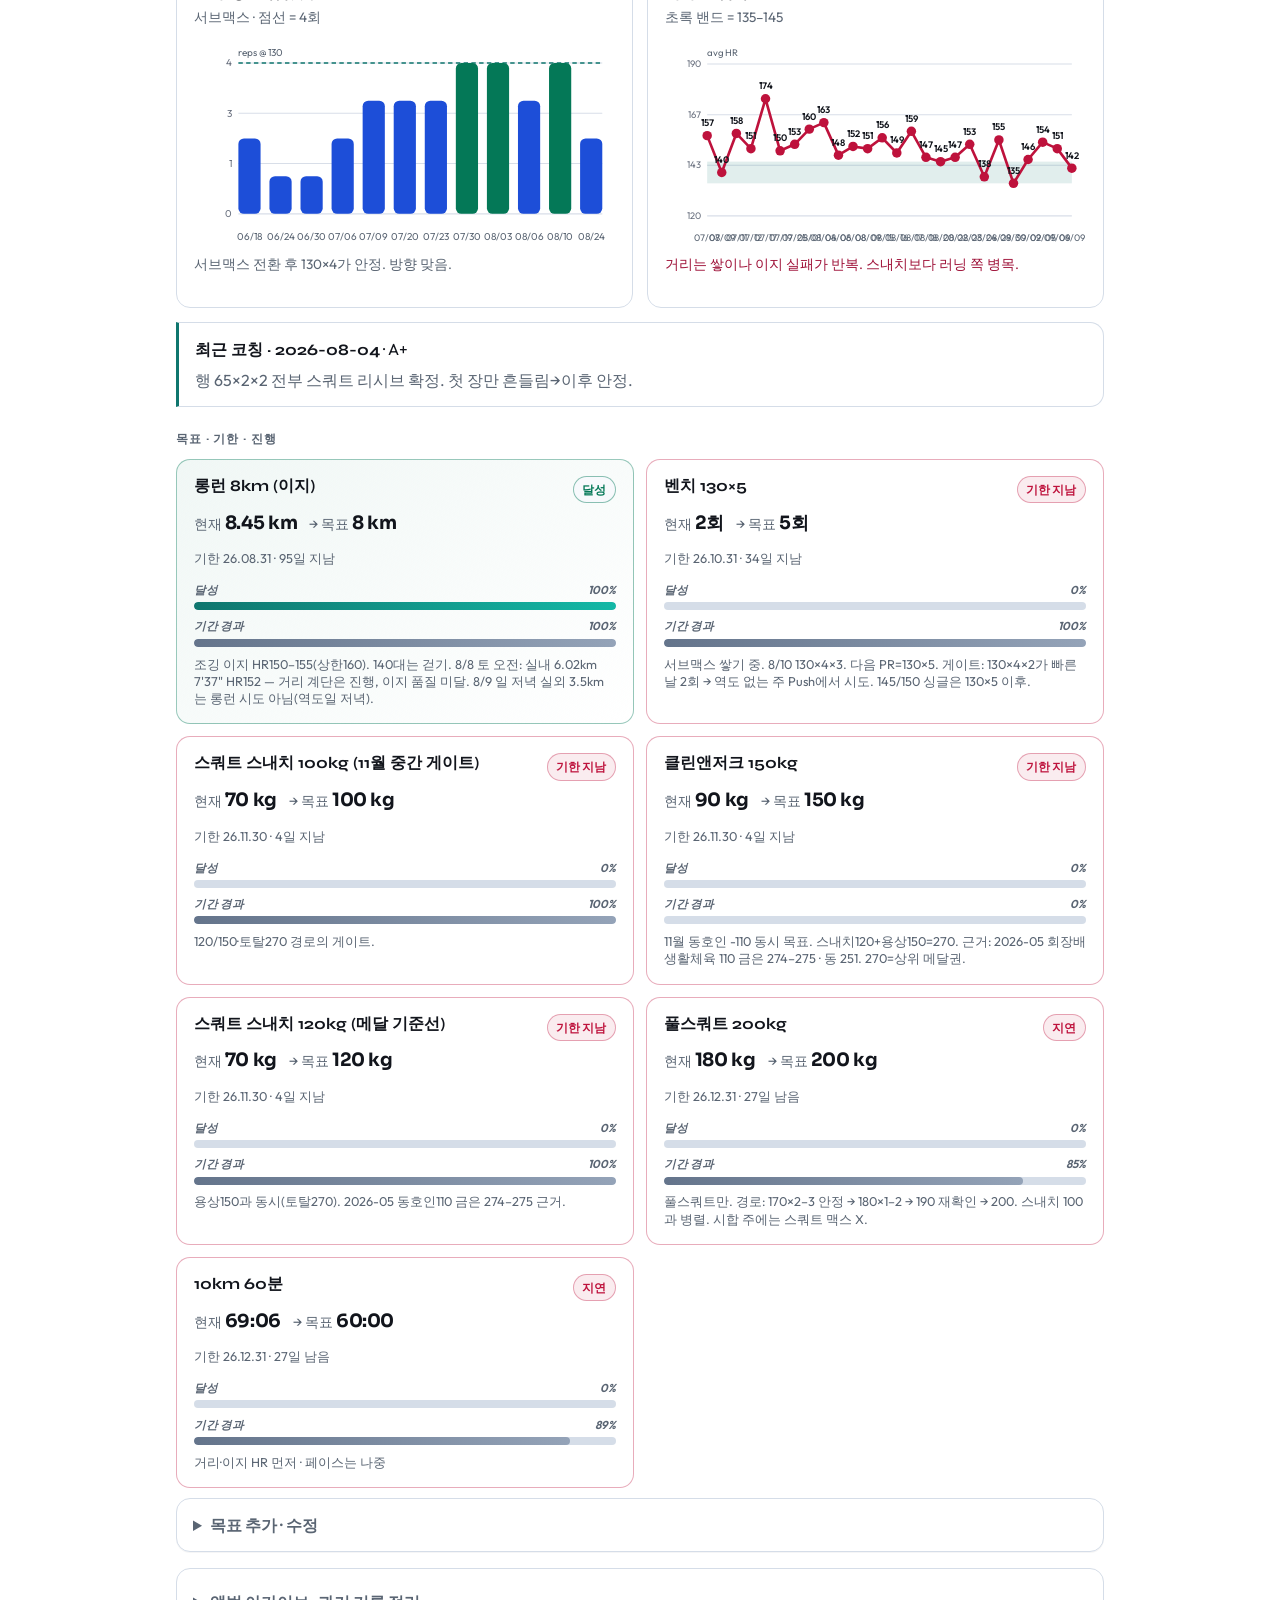
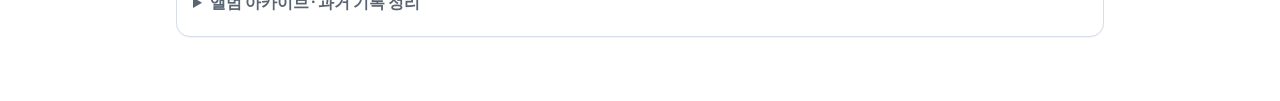
<file: canvas.html>
<!DOCTYPE html>
<html lang="ko">
<head>
  <meta charset="UTF-8">
  <meta name="viewport" content="width=device-width, initial-scale=1.0, viewport-fit=cover">
  <meta name="apple-mobile-web-app-capable" content="yes">
  <meta name="theme-color" content="#eef2f6">
  <title>트레이닝 캔버스 — Training Lab</title>
  <link rel="stylesheet" href="css/style.css">
  <link rel="stylesheet" href="css/lab.css">
</head>
<body>
  <div class="app lab">
    <header class="header">
      <div class="header__brand">
        <p class="eyebrow"><a href="anatomy.html">해부학 가이드</a> · <a href="index.html">역도 기록</a></p>
        <h1>트레이닝 캔버스</h1>
        <p class="subtitle">대시보드 · 계획 · 코칭 인사이트</p>
      </div>
      <nav class="tabs canvas-tabs" role="tablist">
        <button class="tab active" data-panel="dashboard" role="tab">대시보드</button>
        <button class="tab" data-panel="plan" role="tab">계획</button>
        <button class="tab" data-panel="results" role="tab">로그</button>
        <button class="tab" data-panel="profile" role="tab">프로필</button>
      </nav>
    </header>

    <main>
      <!-- DASHBOARD -->
      <section id="panel-dashboard" class="panel active">
        <div class="dash-section-head">
          <p class="dash-section-title" style="margin:0">지금 중요한 것</p>
          <p class="dash-section-hint">카드마다 지표를 바꿀 수 있습니다</p>
        </div>
        <div class="dash-hero" id="dash-hero"></div>
        <p class="hint" id="dash-updated" style="margin:0.25rem 0 0"></p>

        <p class="dash-section-title">종목 프로그레스</p>
        <div class="progress-explorer">
          <div class="progress-explorer__head">
            <label class="progress-select">
              <span>부위별 · 내가 한 종목</span>
              <select id="dash-lift-select" aria-label="운동 종목 선택"></select>
            </label>
          </div>
          <p class="progress-explorer__hint" id="dash-lift-count"></p>
          <div class="chip-row progress-presets" id="dash-lift-presets"></div>
          <div class="progress-stats" id="dash-lift-stats"></div>
          <div class="progress-dual">
            <div class="progress-pane">
              <h3 id="dash-lift-top-title">상한 kg</h3>
              <div id="dash-lift-chart-top" class="chart-box"></div>
            </div>
            <div class="progress-pane">
              <h3 id="dash-lift-vol-title">세션 볼륨</h3>
              <div id="dash-lift-chart-vol" class="chart-box"></div>
            </div>
          </div>
          <p class="progress-meta" id="dash-lift-meta"></p>
        </div>

        <p class="dash-section-title">핵심 추세</p>
        <div class="dash-story">
          <div class="story-card">
            <h2>스내치 · 깊은 리시브</h2>
            <p class="hint">행 스쿼트 상한 kg · 점선 = 목표 100</p>
            <div id="dash-hang-snatch" class="chart-box"></div>
            <p class="verdict" id="dash-hang-verdict"></p>
          </div>
          <div class="story-card">
            <h2>OH 스쿼트</h2>
            <p class="hint">오버헤드 안정 상한</p>
            <div id="dash-oh-squat" class="chart-box"></div>
          </div>
        </div>

        <p class="dash-section-title">보조 지표</p>
        <div class="support-grid">
          <div class="support-card">
            <h3>벤치 130 작업횟수</h3>
            <p class="hint">서브맥스 · 점선 = 4회</p>
            <div id="dash-bench-130" class="chart-box"></div>
            <p class="hint" id="dash-bench-verdict"></p>
          </div>
          <div class="support-card">
            <h3>이지 런 심박</h3>
            <p class="hint">초록 밴드 = 135–145</p>
            <div id="dash-run-hr" class="chart-box"></div>
            <p class="hint" id="dash-run-verdict"></p>
          </div>
        </div>

        <div class="coach-strip" id="dash-latest-coach"></div>

        <p class="dash-section-title">목표 · 기한 · 진행</p>
        <div class="goal-tracker" id="dash-goals"></div>
        <details class="goal-form-panel card" id="goal-form-panel">
          <summary>목표 추가 · 수정</summary>
          <form id="goal-form" class="goal-form">
            <div class="goal-form__grid">
              <label>
                <span>목표 이름</span>
                <input type="text" name="title" required placeholder="예: 스쿼트 200kg" />
              </label>
              <label>
                <span>종류</span>
                <select name="kind" required>
                  <option value="lift_kg">중량 (kg) — 높을수록 좋음</option>
                  <option value="run_distance_km">러닝 거리 (km)</option>
                  <option value="run_time_sec">러닝 시간 (초) — 낮을수록 좋음</option>
                  <option value="bench_reps">벤치 반복 (reps @ kg)</option>
                  <option value="custom">직접 입력 (현재값 수동)</option>
                </select>
              </label>
              <label>
                <span>목표값</span>
                <input type="number" name="targetValue" required step="any" />
              </label>
              <label>
                <span>달성 기한</span>
                <input type="date" name="deadline" required />
              </label>
              <label>
                <span>시작값 (선택)</span>
                <input type="number" name="baselineValue" step="any" placeholder="비우면 오늘 기준" />
              </label>
              <label>
                <span>시작일 (선택)</span>
                <input type="date" name="baselineDate" />
              </label>
              <label class="goal-form__wide" data-show="lift_kg">
                <span>추적 종목 (중량)</span>
                <input type="text" name="exerciseMatch" placeholder="예: 행 스내치, 스쿼트" />
              </label>
              <label data-show="bench_reps">
                <span>기준 중량 (kg)</span>
                <input type="number" name="weightKg" value="130" step="1" />
              </label>
              <label class="goal-form__wide">
                <span>메모 (선택)</span>
                <input type="text" name="note" placeholder="왜 이 목표인지" />
              </label>
            </div>
            <div class="goal-form__actions">
              <button type="submit" class="btn-primary">목표 저장</button>
              <p class="hint">폰·브라우저에 저장됩니다. JSON 기본 목표는 그대로 유지됩니다.</p>
            </div>
          </form>
        </details>

        <details class="archive-panel card" style="padding:0.85rem 1rem">
          <summary>앨범 아카이브 · 과거 기록 정리</summary>
          <div class="kpi-row" id="dash-album-kpi" style="margin-top:0.75rem"></div>
          <div id="dash-album-months" class="album-months"></div>
        </details>
      </section>

      <!-- PLAN -->
      <section id="panel-plan" class="panel">
        <div class="card">
          <h2>이번 주 계획</h2>
          <p class="hint" id="week-note"></p>
          <div id="week-checklist" class="week-checklist"></div>
        </div>

        <div class="card">
          <h2>다음 헬스 처방</h2>
          <p class="hint" id="next-gym-when"></p>
          <ul class="guide-list" id="next-gym-items"></ul>
        </div>

        <div class="card">
          <h2>주간 골격</h2>
          <div id="week-skeleton" class="week-skeleton"></div>
          <ul class="guide-list" id="principles"></ul>
        </div>

        <div class="split-panels">
          <div class="card">
            <h2>스내치 로드맵</h2>
            <div id="snatch-roadmap" class="roadmap"></div>
          </div>
          <div class="card">
            <h2>러닝 로드맵</h2>
            <div id="run-roadmap" class="roadmap"></div>
          </div>
        </div>
      </section>

      <!-- RESULTS / LOG -->
      <section id="panel-results" class="panel">
        <div class="split-panels">
          <div class="card">
            <h2>헬스 볼륨 추이</h2>
            <div id="chart-gym-volume" class="chart-box"></div>
          </div>
          <div class="card">
            <h2>러닝 거리</h2>
            <div id="chart-run-distance" class="chart-box"></div>
          </div>
        </div>

        <div class="card">
          <h2>핵심 작업세트</h2>
          <div id="highlights" class="highlights highlights--cards"></div>
        </div>

        <div class="card">
          <div class="card-header">
            <h2>세션 타임라인</h2>
            <div class="chip-row" id="result-filters">
              <button class="chip active" data-type="all">전체</button>
              <button class="chip" data-type="Pull">Pull</button>
              <button class="chip" data-type="Push">Push</button>
              <button class="chip" data-type="Leg">Leg</button>
              <button class="chip" data-type="Run">러닝</button>
              <button class="chip" data-type="Olympic">역도</button>
            </div>
          </div>
          <div class="kpi-row" id="kpi-row"></div>
          <span class="hint" id="session-count"></span>
          <div id="timeline" class="timeline"></div>
        </div>

        <div class="card">
          <h2>코칭 인사이트 (세션 상세)</h2>
          <p class="hint">왜 · 회고 · 다음</p>
          <div id="coaching-insights" class="insights"></div>
        </div>
      </section>

      <!-- PROFILE -->
      <section id="panel-profile" class="panel">
        <div class="card profile-card">
          <div class="profile-grid">
            <div>
              <h2>바디컴포</h2>
              <div class="stat-inline" id="body-stats"></div>
              <div id="chart-bodycomp" class="chart-box chart-box--sm"></div>
            </div>
            <div>
              <h2>메인 PR</h2>
              <div id="chart-prs" class="chart-box"></div>
              <div class="stat-inline" id="pr-stats"></div>
            </div>
          </div>
          <p class="hint" id="profile-notes"></p>
        </div>
      </section>
    </main>
  </div>

  <script src="js/charts.js"></script>
  <script src="js/canvas.js"></script>
</body>
</html>
</file>
<file: css/style.css>
:root {
  --bg: #0f1419;
  --surface: #1a2332;
  --surface-2: #243044;
  --border: #2d3a4f;
  --text: #e8edf4;
  --text-muted: #8b9cb3;
  --accent: #3b82f6;
  --accent-hover: #2563eb;
  --success: #22c55e;
  --danger: #ef4444;
  --warning: #f59e0b;
  --radius: 12px;
  --shadow: 0 4px 24px rgba(0, 0, 0, 0.3);
}

*,
*::before,
*::after {
  box-sizing: border-box;
}

body {
  margin: 0;
  font-family: "Pretendard", -apple-system, BlinkMacSystemFont, "Segoe UI", sans-serif;
  background: var(--bg);
  color: var(--text);
  line-height: 1.5;
  min-height: 100vh;
}

.app {
  max-width: 900px;
  margin: 0 auto;
  padding: 1rem 1rem 3rem;
}

.header {
  margin-bottom: 1.5rem;
}

.header__brand h1 {
  margin: 0;
  font-size: 1.75rem;
  font-weight: 700;
}

.subtitle {
  margin: 0.25rem 0 1rem;
  color: var(--text-muted);
  font-size: 0.9rem;
}

.tabs {
  display: flex;
  gap: 0.5rem;
  flex-wrap: wrap;
}

.tab {
  background: var(--surface);
  border: 1px solid var(--border);
  color: var(--text-muted);
  padding: 0.5rem 1rem;
  border-radius: 999px;
  cursor: pointer;
  font-size: 0.875rem;
  transition: all 0.15s;
}

.tab:hover {
  border-color: var(--accent);
  color: var(--text);
}

.tab.active {
  background: var(--accent);
  border-color: var(--accent);
  color: #fff;
}

.nav-lab {
  display: flex;
  gap: 0.5rem;
  flex-wrap: wrap;
  margin-bottom: 0.75rem;
}

.nav-lab a {
  color: var(--accent);
  text-decoration: none;
  font-size: 0.85rem;
  padding: 0.25rem 0.6rem;
  border: 1px solid var(--border);
  border-radius: 999px;
  background: var(--surface);
}

.nav-lab a:hover {
  border-color: var(--accent);
}

.panel {
  display: none;
}

.panel.active {
  display: block;
}

.card {
  background: var(--surface);
  border: 1px solid var(--border);
  border-radius: var(--radius);
  padding: 1.25rem;
  margin-bottom: 1rem;
  box-shadow: var(--shadow);
}

.card h2 {
  margin: 0 0 1rem;
  font-size: 1.1rem;
}

.card-header {
  display: flex;
  justify-content: space-between;
  align-items: center;
  margin-bottom: 1rem;
}

.card-header h2 {
  margin: 0;
}

.session-meta {
  display: grid;
  grid-template-columns: 1fr 2fr;
  gap: 1rem;
}

label {
  display: flex;
  flex-direction: column;
  gap: 0.35rem;
  font-size: 0.8rem;
  color: var(--text-muted);
}

input,
select,
textarea,
output {
  font: inherit;
  color: var(--text);
  background: var(--surface-2);
  border: 1px solid var(--border);
  border-radius: 8px;
  padding: 0.6rem 0.75rem;
}

input:focus,
select:focus,
textarea:focus {
  outline: 2px solid var(--accent);
  outline-offset: 1px;
}

.form-grid {
  display: grid;
  grid-template-columns: repeat(auto-fill, minmax(140px, 1fr));
  gap: 0.75rem;
  margin-bottom: 0.75rem;
}

.full-width {
  margin-bottom: 0.75rem;
}

.computed output {
  font-weight: 600;
  color: var(--accent);
}

.hidden {
  display: none !important;
}

.form-actions {
  display: flex;
  gap: 0.5rem;
  flex-wrap: wrap;
}

.btn {
  border: none;
  border-radius: 8px;
  padding: 0.6rem 1.1rem;
  font: inherit;
  font-size: 0.875rem;
  cursor: pointer;
  transition: background 0.15s;
}

.btn-primary {
  background: var(--accent);
  color: #fff;
}

.btn-primary:hover {
  background: var(--accent-hover);
}

.btn-ghost {
  background: var(--surface-2);
  color: var(--text);
  border: 1px solid var(--border);
}

.btn-ghost:hover {
  border-color: var(--accent);
}

.btn-danger {
  background: var(--danger);
  color: #fff;
}

.file-btn {
  display: inline-flex;
  align-items: center;
}

.session-preview {
  font-size: 0.9rem;
}

.session-preview.empty {
  color: var(--text-muted);
  font-style: italic;
}

.session-entry {
  padding: 0.75rem;
  background: var(--surface-2);
  border-radius: 8px;
  margin-bottom: 0.5rem;
  display: flex;
  justify-content: space-between;
  align-items: flex-start;
  gap: 0.5rem;
}

.session-entry__meta {
  flex: 1;
}

.session-entry__lift {
  font-weight: 600;
  text-transform: uppercase;
  font-size: 0.75rem;
  letter-spacing: 0.05em;
  color: var(--accent);
}

.session-entry__detail {
  margin-top: 0.25rem;
}

.session-entry__memo {
  margin-top: 0.25rem;
  color: var(--text-muted);
  font-size: 0.85rem;
}

.badge {
  display: inline-block;
  padding: 0.15rem 0.5rem;
  border-radius: 999px;
  font-size: 0.75rem;
  font-weight: 600;
}

.badge-success {
  background: rgba(34, 197, 94, 0.2);
  color: var(--success);
}

.badge-fail {
  background: rgba(239, 68, 68, 0.2);
  color: var(--danger);
}

.badge-partial {
  background: rgba(245, 158, 11, 0.2);
  color: var(--warning);
}

.btn-remove {
  background: none;
  border: none;
  color: var(--text-muted);
  cursor: pointer;
  font-size: 1.25rem;
  line-height: 1;
  padding: 0.25rem;
}

.btn-remove:hover {
  color: var(--danger);
}

.filters {
  display: flex;
  gap: 0.75rem;
  flex-wrap: wrap;
  align-items: flex-end;
}

.history-day {
  margin-bottom: 1.25rem;
}

.history-day__header {
  display: flex;
  justify-content: space-between;
  align-items: center;
  margin-bottom: 0.5rem;
  padding-bottom: 0.5rem;
  border-bottom: 1px solid var(--border);
}

.history-day__date {
  font-weight: 600;
}

.history-day__condition {
  font-size: 0.85rem;
  color: var(--text-muted);
}

.stats-grid {
  display: grid;
  grid-template-columns: repeat(auto-fill, minmax(180px, 1fr));
  gap: 0.75rem;
  margin-bottom: 1rem;
}

.stat-card {
  background: var(--surface);
  border: 1px solid var(--border);
  border-radius: var(--radius);
  padding: 1rem;
  display: flex;
  flex-direction: column;
  gap: 0.25rem;
}

.stat-label {
  font-size: 0.8rem;
  color: var(--text-muted);
}

.stat-value {
  font-size: 1.75rem;
  font-weight: 700;
  color: var(--accent);
}

.weekly-prs,
.weekly-conditions {
  font-size: 0.9rem;
}

.weekly-prs p,
.weekly-conditions p {
  margin: 0.35rem 0;
}

.guide-list {
  margin: 0;
  padding-left: 1.25rem;
  color: var(--text-muted);
  font-size: 0.9rem;
}

.guide-list li {
  margin-bottom: 0.35rem;
}

.hint {
  color: var(--text-muted);
  font-size: 0.85rem;
  margin: 0 0 1rem;
}

.empty-state {
  text-align: center;
  color: var(--text-muted);
  padding: 2rem;
}

@media (max-width: 600px) {
  .session-meta {
    grid-template-columns: 1fr;
  }

  .form-grid {
    grid-template-columns: 1fr 1fr;
  }
}
</file>
<file: css/lab.css>
/* Training Lab — light athletic editorial theme */

@import url("https://fonts.googleapis.com/css2?family=Outfit:wght@400;500;600;700&family=Sora:wght@600;700;800&family=Syne:wght@600;700;800&display=swap");

body:has(.lab) {
  --bg: #eef2f6;
  --bg-accent: #dfe8f1;
  --surface: #ffffff;
  --surface-2: #f7f9fc;
  --border: #d5dde8;
  --text: #12151c;
  --text-muted: #5a6573;
  --accent: #0f766e;
  --accent-hover: #0d9488;
  --accent-soft: rgba(15, 118, 110, 0.12);
  --success: #047857;
  --danger: #be123c;
  --warning: #b45309;
  --radius: 14px;
  --shadow: 0 1px 0 rgba(18, 21, 28, 0.04);
  --font-display: "Syne", "Outfit", sans-serif;
  --font-body: "Outfit", system-ui, sans-serif;
  --font-number: "Sora", "Outfit", system-ui, sans-serif;
  font-family: var(--font-body);
  background:
    radial-gradient(1200px 500px at 10% -10%, #d9ebe8 0%, transparent 55%),
    radial-gradient(900px 420px at 100% 0%, #dce6f4 0%, transparent 50%),
    linear-gradient(180deg, #f5f7fa 0%, #eef2f6 45%, #e8eef5 100%);
  color: var(--text);
  background-attachment: fixed;
}

body:has(.lab) .app { max-width: 960px; }

body:has(.lab) .header__brand h1 {
  font-family: var(--font-display);
  font-size: clamp(1.85rem, 4vw, 2.35rem);
  font-weight: 800;
  letter-spacing: -0.03em;
  line-height: 1.1;
}

body:has(.lab) .canvas-tabs {
  gap: 0;
  border-bottom: 1px solid var(--border);
}
body:has(.lab) .tab {
  background: transparent;
  border: none;
  border-bottom: 2px solid transparent;
  border-radius: 0;
  color: var(--text-muted);
  padding: 0.65rem 0.9rem;
  margin-bottom: -1px;
  font-weight: 600;
}
body:has(.lab) .tab:hover { color: var(--text); border-color: transparent; }
body:has(.lab) .tab.active {
  background: transparent;
  color: var(--accent);
  border-bottom-color: var(--accent);
}
body:has(.lab) .card {
  background: var(--surface);
  border: 1px solid var(--border);
  box-shadow: var(--shadow);
}
body:has(.lab) .card h2 {
  font-family: var(--font-display);
  font-weight: 700;
  letter-spacing: -0.02em;
}
body:has(.lab) .chip { border-radius: 8px; }
body:has(.lab) .chip.active { background: var(--accent); border-color: var(--accent); }

/* Dashboard hierarchy */
.dash-hero { display: grid; gap: 0.85rem; margin-bottom: 0.25rem; }
@media (min-width: 720px) {
  .dash-hero { grid-template-columns: 1.35fr 1fr 1fr; }
}
.hero-metric {
  background: var(--surface);
  border: 1px solid var(--border);
  border-radius: var(--radius);
  padding: 1.1rem 1.15rem 1rem;
  animation: dash-rise 0.55s ease both;
}
.hero-metric:nth-child(2) { animation-delay: 0.07s; }
.hero-metric:nth-child(3) { animation-delay: 0.14s; }
@keyframes dash-rise {
  from { opacity: 0; transform: translateY(10px); }
  to { opacity: 1; transform: none; }
}
@media (prefers-reduced-motion: reduce) {
  .hero-metric, .story-card, .support-card { animation: none; }
}
.hero-metric--primary {
  background: linear-gradient(145deg, rgba(15, 118, 110, 0.11) 0%, #fff 48%), var(--surface);
  border-color: #b7d6d2;
}
.hero-metric__label {
  display: block;
  font-size: 0.72rem;
  font-weight: 650;
  letter-spacing: 0.05em;
  text-transform: uppercase;
  color: var(--text-muted);
  margin-bottom: 0.35rem;
}
.hero-metric__value {
  font-family: var(--font-number);
  font-size: clamp(2.15rem, 5.2vw, 2.7rem);
  font-weight: 700;
  letter-spacing: -0.045em;
  line-height: 1;
  font-variant-numeric: tabular-nums;
  font-feature-settings: "tnum" 1, "ss01" 1;
}
.hero-metric__unit {
  font-size: 1rem;
  font-weight: 600;
  color: var(--text-muted);
  margin-left: 0.15rem;
}
.hero-metric__delta {
  display: inline-block;
  margin-top: 0.5rem;
  font-size: 0.86rem;
  font-weight: 650;
}
.hero-metric__delta.up { color: var(--success); }
.hero-metric__delta.down { color: var(--danger); }
.hero-metric__delta.flat { color: var(--text-muted); }
.hero-metric__note {
  margin: 0.4rem 0 0;
  font-size: 0.84rem;
  color: var(--text-muted);
  line-height: 1.35;
}
.dash-section-title {
  font-family: var(--font-display);
  font-size: 0.78rem;
  font-weight: 700;
  letter-spacing: 0.07em;
  text-transform: uppercase;
  color: var(--text-muted);
  margin: 1.4rem 0 0.65rem;
}
.dash-section-head {
  display: flex;
  flex-wrap: wrap;
  align-items: baseline;
  justify-content: space-between;
  gap: 0.35rem 1rem;
  margin: 1.4rem 0 0.65rem;
}
.dash-section-head .dash-section-title { margin: 0; }
.dash-section-hint {
  margin: 0;
  font-size: 0.78rem;
  color: var(--text-muted);
}
.hero-metric__pick {
  display: block;
  margin: -0.15rem 0 0.45rem;
}
.hero-metric__pick select {
  width: 100%;
  appearance: none;
  background: transparent
    url("data:image/svg+xml,%3Csvg xmlns='http://www.w3.org/2000/svg' width='10' height='6' viewBox='0 0 10 6'%3E%3Cpath fill='%235a6573' d='M1 1l4 4 4-4'/%3E%3C/svg%3E")
    no-repeat right 0.1rem center;
  border: none;
  border-bottom: 1px dashed var(--border);
  border-radius: 0;
  color: var(--text-muted);
  font-family: var(--font-body);
  font-size: 0.72rem;
  font-weight: 650;
  letter-spacing: 0.04em;
  text-transform: uppercase;
  padding: 0.15rem 1.1rem 0.25rem 0;
  cursor: pointer;
}
.hero-metric__pick select:focus {
  outline: none;
  border-bottom-color: var(--accent);
  color: var(--accent);
}
.progress-dual {
  display: grid;
  gap: 0.85rem;
  margin-top: 0.65rem;
}
@media (min-width: 720px) {
  .progress-dual { grid-template-columns: 1fr 1fr; }
}
.progress-pane h3 {
  margin: 0 0 0.15rem;
  font-family: var(--font-display);
  font-size: 0.88rem;
  font-weight: 700;
}
.progress-stats {
  display: grid;
  grid-template-columns: repeat(2, minmax(0, 1fr));
  gap: 0.5rem;
  margin-top: 0.75rem;
}
@media (min-width: 560px) {
  .progress-stats { grid-template-columns: repeat(4, minmax(0, 1fr)); }
}
.progress-stat {
  background: var(--surface-2);
  border: 1px solid var(--border);
  border-radius: 10px;
  padding: 0.55rem 0.65rem;
}
.progress-stat span {
  display: block;
  font-size: 0.7rem;
  color: var(--text-muted);
  font-weight: 600;
  letter-spacing: 0.03em;
}
.progress-stat strong {
  display: block;
  margin-top: 0.15rem;
  font-family: var(--font-number);
  font-size: 1.05rem;
  font-variant-numeric: tabular-nums;
  letter-spacing: -0.02em;
}
.progress-stat em {
  display: block;
  margin-top: 0.15rem;
  font-style: normal;
  font-size: 0.75rem;
  color: var(--text-muted);
}
.progress-stat em.up { color: var(--success); }
.progress-stat em.down { color: var(--danger); }
.progress-explorer {
  background: var(--surface);
  border: 1px solid var(--border);
  border-radius: var(--radius);
  padding: 1rem 1.05rem 1.1rem;
  animation: dash-rise 0.55s ease both;
}
.progress-explorer__head {
  display: flex;
  flex-wrap: wrap;
  gap: 0.75rem 1rem;
  align-items: flex-end;
  justify-content: space-between;
}
.progress-select {
  display: grid;
  gap: 0.3rem;
  flex: 1 1 220px;
  min-width: 0;
}
.progress-select span {
  font-size: 0.72rem;
  font-weight: 650;
  letter-spacing: 0.05em;
  text-transform: uppercase;
  color: var(--text-muted);
}
.progress-select select {
  width: 100%;
  appearance: none;
  background: var(--surface-2)
    url("data:image/svg+xml,%3Csvg xmlns='http://www.w3.org/2000/svg' width='12' height='8' viewBox='0 0 12 8'%3E%3Cpath fill='%235a6573' d='M1 1l5 5 5-5'/%3E%3C/svg%3E")
    no-repeat right 0.85rem center;
  border: 1px solid var(--border);
  border-radius: 10px;
  color: var(--text);
  font-family: var(--font-body);
  font-size: 1.02rem;
  font-weight: 600;
  padding: 0.75rem 2.2rem 0.75rem 0.9rem;
  cursor: pointer;
  box-shadow: inset 0 1px 0 rgba(255,255,255,0.7);
}
.progress-select select:focus {
  outline: 2px solid var(--accent-soft);
  border-color: var(--accent);
}
.progress-select select option {
  font-weight: 500;
}
.progress-explorer__hint {
  margin: 0.35rem 0 0;
  font-size: 0.8rem;
  color: var(--text-muted);
}
.metric-toggle {
  display: inline-flex;
  background: var(--surface-2);
  border: 1px solid var(--border);
  border-radius: 10px;
  padding: 0.2rem;
  gap: 0.15rem;
}
.metric-btn {
  border: none;
  background: transparent;
  color: var(--text-muted);
  font-family: var(--font-body);
  font-size: 0.82rem;
  font-weight: 600;
  padding: 0.45rem 0.75rem;
  border-radius: 8px;
  cursor: pointer;
}
.metric-btn.active {
  background: var(--surface);
  color: var(--accent);
  box-shadow: var(--shadow);
}
.progress-presets {
  margin-top: 0.75rem;
  margin-bottom: 0.15rem;
}
.progress-presets .chip {
  font-size: 0.78rem;
  padding: 0.3rem 0.7rem;
}
.progress-meta {
  margin: 0.65rem 0 0;
  font-size: 0.88rem;
  color: var(--text-muted);
  line-height: 1.4;
}
.progress-meta strong {
  color: var(--text);
  font-family: var(--font-display);
}
.chart-box--tall .chart-svg {
  min-height: 210px;
}
.dash-story { display: grid; gap: 0.85rem; }
@media (min-width: 800px) {
  .dash-story { grid-template-columns: 1.35fr 0.65fr; }
}
.story-card, .support-card {
  background: var(--surface);
  border: 1px solid var(--border);
  border-radius: var(--radius);
  padding: 1rem 1.05rem 1.05rem;
  animation: dash-rise 0.6s ease both;
  animation-delay: 0.18s;
}
.support-card { animation-delay: 0.28s; }
.support-card:nth-child(2) { animation-delay: 0.34s; }
.story-card h2, .support-card h3 {
  margin: 0 0 0.15rem;
  font-family: var(--font-display);
  font-weight: 700;
}
.support-card h3 { font-size: 0.95rem; }
.story-card .verdict {
  margin: 0.6rem 0 0;
  padding: 0.55rem 0.7rem;
  background: var(--accent-soft);
  border-radius: 8px;
  color: #0f4f4a;
  font-size: 0.88rem;
  font-weight: 500;
  line-height: 1.4;
}
.story-card .verdict--warn {
  background: rgba(190, 18, 60, 0.08);
  color: #9f1239;
}
.support-grid { display: grid; gap: 0.85rem; }
@media (min-width: 720px) {
  .support-grid { grid-template-columns: 1fr 1fr; }
}
.coach-strip {
  margin-top: 0.85rem;
  padding: 0.9rem 1rem;
  background: var(--surface);
  border: 1px solid var(--border);
  border-left: 3px solid var(--accent);
  border-radius: 0 var(--radius) var(--radius) 0;
}
.coach-strip strong { font-family: var(--font-display); }
.archive-panel { margin-top: 0.85rem; }
.archive-panel > summary {
  cursor: pointer;
  font-weight: 600;
  color: var(--text-muted);
  padding: 0.5rem 0;
}
body:has(.lab) .kpi { background: var(--surface-2); }
body:has(.lab) .kpi strong { font-family: var(--font-number); font-variant-numeric: tabular-nums; }
body:has(.lab) .tl-card--pull { border-left-color: #1d4ed8; }
body:has(.lab) .tl-card--push { border-left-color: #be123c; }
body:has(.lab) .tl-card--leg { border-left-color: #0f766e; }
body:has(.lab) .tl-card--run { border-left-color: #b45309; }
body:has(.lab) .insight-trend { border-left-color: var(--accent); }
body:has(.lab) .album-month { background: var(--surface-2); }
body:has(.lab) .album-month strong { color: var(--text); }


/* Training Lab — canvas + anatomy */

.lab .eyebrow {
  margin: 0 0 0.35rem;
  font-size: 0.8rem;
  color: var(--text-muted);
}

.lab .eyebrow a {
  color: var(--accent);
  text-decoration: none;
}

.lab .eyebrow a:hover {
  text-decoration: underline;
}

.chip-row {
  display: flex;
  flex-wrap: wrap;
  gap: 0.4rem;
  margin-top: 0.75rem;
}

.chip {
  background: var(--surface);
  border: 1px solid var(--border);
  color: var(--text-muted);
  padding: 0.35rem 0.85rem;
  border-radius: 999px;
  cursor: pointer;
  font-size: 0.8rem;
}

.chip.active {
  background: var(--accent);
  border-color: var(--accent);
  color: #fff;
}

.profile-grid {
  display: grid;
  gap: 1.25rem;
}

@media (min-width: 720px) {
  .profile-grid {
    grid-template-columns: 1fr 1fr;
  }
}

.stat-inline {
  display: flex;
  flex-wrap: wrap;
  gap: 0.5rem;
  margin-top: 0.5rem;
}

.pill {
  background: var(--surface-2);
  border: 1px solid var(--border);
  border-radius: 10px;
  padding: 0.45rem 0.7rem;
  min-width: 5.5rem;
}

.pill span {
  display: block;
  font-size: 0.7rem;
  color: var(--text-muted);
}

.pill strong {
  font-size: 1rem;
}

.goals-grid {
  display: grid;
  gap: 0.75rem;
}

@media (min-width: 720px) {
  .goals-grid {
    grid-template-columns: 1fr 1fr;
  }
}

.goal-card {
  background: var(--surface-2);
  border: 1px solid var(--border);
  border-radius: var(--radius);
  padding: 0.9rem;
}

.goal-card__head {
  display: flex;
  justify-content: space-between;
  gap: 0.5rem;
  align-items: flex-start;
}

.goal-card h3 {
  margin: 0;
  font-size: 1rem;
}

.progress {
  height: 8px;
  background: var(--border);
  border-radius: 999px;
  overflow: hidden;
  margin: 0.6rem 0 0.35rem;
}

.progress i {
  display: block;
  height: 100%;
  background: linear-gradient(90deg, #22c55e, #3b82f6);
}

.weekend-plan {
  display: grid;
  gap: 0.5rem;
}

.weekend-item {
  display: grid;
  grid-template-columns: 2.5rem 7rem 1fr;
  gap: 0.5rem;
  padding: 0.55rem 0.7rem;
  background: var(--surface-2);
  border-radius: 10px;
  border: 1px solid var(--border);
  font-size: 0.9rem;
}

.highlights {
  display: grid;
  gap: 0.45rem;
}

.hl-item {
  display: grid;
  grid-template-columns: 7rem 1fr auto;
  gap: 0.5rem;
  align-items: center;
  padding: 0.5rem 0.65rem;
  background: var(--surface-2);
  border-radius: 10px;
  border: 1px solid var(--border);
  font-size: 0.85rem;
}

.hl-item--up {
  border-color: rgba(34, 197, 94, 0.45);
}

.hl-date {
  color: var(--text-muted);
  font-size: 0.75rem;
}

.timeline {
  display: grid;
  gap: 0.85rem;
}

.tl-card {
  background: var(--surface-2);
  border: 1px solid var(--border);
  border-radius: var(--radius);
  padding: 0.85rem;
}

.tl-card--pull { border-left: 3px solid #60a5fa; }
.tl-card--push { border-left: 3px solid #f87171; }
.tl-card--leg { border-left: 3px solid #c084fc; }
.tl-card--run { border-left: 3px solid #34d399; }

.tl-head {
  display: flex;
  flex-wrap: wrap;
  gap: 0.5rem;
  align-items: center;
  margin-bottom: 0.55rem;
  font-size: 0.9rem;
}

.badge-cat {
  display: inline-block;
  font-size: 0.7rem;
  padding: 0.15rem 0.5rem;
  border-radius: 999px;
  background: var(--accent);
  color: #fff;
  font-weight: 600;
}

.tl-ex-list {
  display: grid;
  gap: 0.45rem;
}

.tl-ex {
  padding: 0.4rem 0.5rem;
  background: rgba(0, 0, 0, 0.2);
  border-radius: 8px;
}

.tl-ex__name {
  font-weight: 600;
  font-size: 0.9rem;
}

.tl-ex__sets {
  font-size: 0.8rem;
  color: var(--text-muted);
  word-break: break-word;
}

.tl-ex__sets em {
  color: var(--success);
  font-style: normal;
  font-weight: 600;
}

.up { color: var(--success); }

.tl-meta {
  font-size: 0.8rem;
  color: var(--text-muted);
}

/* Anatomy */
.legend-grid {
  display: flex;
  flex-wrap: wrap;
  gap: 1rem;
  margin: 0.5rem 0;
  font-size: 0.85rem;
}

.swatch {
  display: inline-block;
  width: 12px;
  height: 12px;
  border-radius: 3px;
  margin-right: 0.35rem;
  vertical-align: middle;
}

.swatch-primary { background: #f87171; }
.swatch-secondary { background: #fbbf24; }
.swatch-muted { background: #3a4a63; }

.exercise-grid {
  display: grid;
  gap: 1rem;
}

.exercise-card__top {
  display: grid;
  grid-template-columns: 1fr 110px;
  gap: 0.75rem;
  align-items: start;
  margin-bottom: 0.75rem;
}

.exercise-card__top--wide {
  grid-template-columns: 1fr;
}

@media (min-width: 720px) {
  .exercise-card__top--wide {
    grid-template-columns: 1.1fr 0.9fr;
    gap: 1.25rem;
    align-items: center;
  }
}

.meta-row {
  display: grid;
  gap: 0.65rem;
  margin-top: 0.85rem;
}

@media (min-width: 560px) {
  .meta-row {
    grid-template-columns: 1fr 1fr;
  }
}

.meta-label {
  display: block;
  font-size: 0.7rem;
  letter-spacing: 0.04em;
  text-transform: uppercase;
  color: var(--text-muted);
  margin-bottom: 0.2rem;
}

.ex-plane,
.ex-chain {
  margin: 0;
  font-size: 0.88rem;
  line-height: 1.45;
  color: var(--text);
}

.body-map--lg {
  justify-self: center;
  width: min(100%, 280px);
}

.body-map--lg .body-map-svg {
  max-width: 280px;
}

.callout--exam {
  background: rgba(34, 197, 94, 0.1);
  border-color: rgba(34, 197, 94, 0.35);
}

.oi-list,
.innervation-list {
  margin: 0;
  padding-left: 1.1rem;
  font-size: 0.9rem;
}

.oi-list li {
  margin-bottom: 0.45rem;
}

.ex-name {
  margin: 0.35rem 0 0;
  font-size: 1.25rem;
}

.ex-en {
  margin: 0;
  color: var(--text-muted);
  font-size: 0.85rem;
}

.ex-pattern {
  margin: 0.35rem 0 0;
  font-size: 0.9rem;
  color: #93c5fd;
}

.split-2 {
  display: grid;
  gap: 0.75rem;
  margin: 0.75rem 0;
}

@media (min-width: 600px) {
  .split-2 {
    grid-template-columns: 1fr 1fr;
  }
}

.exercise-card h3 {
  margin: 0.75rem 0 0.35rem;
  font-size: 0.85rem;
  color: var(--text-muted);
  text-transform: uppercase;
  letter-spacing: 0.04em;
}

.muscle-list,
.joint-list,
.cue-list {
  margin: 0;
  padding-left: 1.1rem;
  font-size: 0.9rem;
}

.callout {
  margin: 0.85rem 0;
  padding: 0.75rem;
  background: rgba(59, 130, 246, 0.12);
  border: 1px solid rgba(59, 130, 246, 0.35);
  border-radius: 10px;
}

.callout p {
  margin: 0.35rem 0 0;
  font-size: 0.9rem;
}

.level-note {
  margin: 0.75rem 0 0;
  font-size: 0.9rem;
  color: #86efac;
}

.body-map-svg {
  width: 100%;
  max-width: 110px;
}

.body-map-svg svg {
  width: 100%;
  height: auto;
  display: block;
}

.body-map-svg .m-off {
  fill: #3a4a63;
  opacity: 0.35;
}

.body-map-svg .m-on {
  fill: #f87171;
  opacity: 0.95;
}

.body-map-svg .m-sec {
  fill: #fbbf24;
  opacity: 0.85;
}

.nav-lab {
  display: flex;
  gap: 0.5rem;
  flex-wrap: wrap;
  margin-bottom: 0.75rem;
}

.nav-lab a {
  color: var(--accent);
  text-decoration: none;
  font-size: 0.85rem;
  padding: 0.25rem 0.6rem;
  border: 1px solid var(--border);
  border-radius: 999px;
  background: var(--surface);
}

.nav-lab a:hover {
  border-color: var(--accent);
}

/* Canvas panels reuse weightlifting tab panels */
.lab main > .panel {
  display: none;
}

.lab main > .panel.active {
  display: block;
}

.split-panels {
  display: grid;
  gap: 1rem;
}

@media (min-width: 800px) {
  .split-panels {
    grid-template-columns: 1fr 1fr;
  }
}

.week-checklist {
  display: grid;
  gap: 0.55rem;
  margin-top: 0.75rem;
}

.check-item {
  display: grid;
  grid-template-columns: 2rem 1fr auto;
  gap: 0.75rem;
  align-items: start;
  padding: 0.85rem 0.9rem;
  background: var(--surface-2);
  border: 1px solid var(--border);
  border-radius: 12px;
}

.check-item p,
.check-item .check-plan {
  margin: 0.2rem 0 0;
  font-size: 0.88rem;
  color: var(--text-muted);
}

.check-item--todo {
  border-color: #b7d6d2;
  background: linear-gradient(145deg, rgba(15, 118, 110, 0.06), var(--surface-2));
}

.check-item--done {
  border-color: rgba(4, 120, 87, 0.35);
  background: rgba(4, 120, 87, 0.06);
  opacity: 0.92;
}

.check-item--skip {
  opacity: 0.7;
}

.check-box {
  width: 1.5rem;
  height: 1.5rem;
  margin-top: 0.15rem;
  border-radius: 999px;
  border: 2px solid var(--border);
  display: grid;
  place-items: center;
  font-size: 0.75rem;
  color: var(--success);
}

.check-item--todo .check-box {
  border-color: var(--accent);
}

.check-item--done .check-box {
  border-color: var(--success);
  background: rgba(4, 120, 87, 0.15);
}

.check-status {
  font-size: 0.75rem;
  font-weight: 650;
  color: var(--text-muted);
  margin-top: 0.2rem;
}

.check-item--todo .check-status {
  color: var(--accent);
}

.check-points {
  list-style: none;
  margin: 0.55rem 0 0;
  padding: 0;
  display: grid;
  gap: 0.28rem;
}

.check-point {
  display: flex;
  gap: 0.4rem;
  align-items: flex-start;
  font-size: 0.84rem;
  color: var(--text);
  line-height: 1.35;
}

.check-point__mark {
  color: var(--accent);
  font-weight: 700;
  min-width: 0.9rem;
}

.check-point.is-done {
  color: var(--text-muted);
}

.check-point.is-done .check-point__mark {
  color: var(--success);
}

.check-actual {
  margin: 0.45rem 0 0 !important;
  font-size: 0.8rem !important;
  color: var(--text-muted);
}

.week-skeleton {
  display: grid;
  gap: 0.45rem;
  margin: 0.75rem 0 1rem;
}

.skel-day {
  display: grid;
  grid-template-columns: 2rem 1fr;
  gap: 0.15rem 0.75rem;
  padding: 0.65rem 0.75rem;
  background: var(--surface-2);
  border-radius: 10px;
  border-left: 3px solid var(--border);
}

.skel-day strong {
  grid-row: span 2;
  align-self: center;
}

.skel-focus {
  font-weight: 600;
  font-size: 0.9rem;
}

.skel-day--snatch {
  border-left-color: #34d399;
}

.roadmap {
  display: grid;
  gap: 0.55rem;
}

.road-item {
  display: grid;
  grid-template-columns: 2.5rem 1fr;
  gap: 0.65rem;
  padding: 0.7rem;
  background: var(--surface-2);
  border-radius: 10px;
  border: 1px solid var(--border);
}

.road-item p {
  margin: 0.25rem 0 0;
  font-size: 0.85rem;
}

.road-phase {
  width: 2.2rem;
  height: 2.2rem;
  border-radius: 999px;
  display: grid;
  place-items: center;
  background: var(--border);
  font-weight: 700;
  font-size: 0.85rem;
}

.road-item--active {
  border-color: rgba(59, 130, 246, 0.5);
}

.road-item--active .road-phase {
  background: var(--accent);
  color: #fff;
}

.road-item--upcoming {
  opacity: 0.75;
}

.kpi-row {
  display: grid;
  grid-template-columns: repeat(2, 1fr);
  gap: 0.5rem;
  margin-top: 0.75rem;
}

@media (min-width: 700px) {
  .kpi-row {
    grid-template-columns: repeat(3, 1fr);
  }
}

@media (min-width: 900px) {
  .kpi-row {
    grid-template-columns: repeat(6, 1fr);
  }
}

.kpi {
  background: var(--surface-2);
  border: 1px solid var(--border);
  border-radius: 12px;
  padding: 0.65rem 0.75rem;
}

.kpi span {
  display: block;
  font-size: 0.7rem;
  color: var(--text-muted);
}

.kpi strong {
  font-size: 1.05rem;
}

.chart-box {
  margin-top: 0.5rem;
  width: 100%;
  overflow-x: auto;
}

.chart-box--sm {
  max-width: 220px;
}

.chart-svg {
  width: 100%;
  height: auto;
  display: block;
}

.donut-legend {
  display: flex;
  flex-wrap: wrap;
  gap: 0.5rem 0.85rem;
  margin-top: 0.5rem;
  font-size: 0.8rem;
  color: var(--text-muted);
}

.donut-legend i {
  display: inline-block;
  width: 8px;
  height: 8px;
  border-radius: 2px;
  margin-right: 0.3rem;
}

.goal-tracker {
  display: grid;
  gap: 0.75rem;
}
@media (min-width: 720px) {
  .goal-tracker { grid-template-columns: 1fr 1fr; }
}
.goal-track {
  background: var(--surface);
  border: 1px solid var(--border);
  border-radius: var(--radius);
  padding: 1rem 1.05rem;
  animation: dash-rise 0.55s ease both;
}
.goal-track:nth-child(2) { animation-delay: 0.06s; }
.goal-track:nth-child(3) { animation-delay: 0.12s; }
.goal-track:nth-child(4) { animation-delay: 0.18s; }
.goal-track--done {
  border-color: rgba(4, 120, 87, 0.4);
  background: linear-gradient(145deg, rgba(4, 120, 87, 0.06), var(--surface));
}
.goal-track--late {
  border-color: rgba(190, 18, 60, 0.35);
}
.goal-track__head {
  display: flex;
  justify-content: space-between;
  gap: 0.5rem;
  align-items: flex-start;
  margin-bottom: 0.35rem;
}
.goal-track__head h3 {
  margin: 0;
  font-family: var(--font-display);
  font-size: 1rem;
  font-weight: 700;
  line-height: 1.25;
}
.goal-track__badge {
  flex-shrink: 0;
  font-size: 0.72rem;
  font-weight: 700;
  padding: 0.25rem 0.55rem;
  border-radius: 999px;
  background: var(--surface-2);
  border: 1px solid var(--border);
  color: var(--text-muted);
}
.goal-track__badge--ok { color: var(--success); border-color: rgba(4, 120, 87, 0.35); background: rgba(4, 120, 87, 0.08); }
.goal-track__badge--warn { color: var(--warning); border-color: rgba(180, 83, 9, 0.35); background: rgba(180, 83, 9, 0.08); }
.goal-track__badge--late { color: var(--danger); border-color: rgba(190, 18, 60, 0.35); background: rgba(190, 18, 60, 0.08); }
.goal-track__badge--done { color: var(--success); border-color: rgba(4, 120, 87, 0.45); }
.goal-track__values {
  display: flex;
  flex-wrap: wrap;
  gap: 0.35rem 0.75rem;
  align-items: baseline;
  margin: 0.15rem 0 0.65rem;
  font-size: 0.88rem;
  color: var(--text-muted);
}
.goal-track__values strong {
  font-family: var(--font-number);
  font-size: 1.15rem;
  color: var(--text);
  letter-spacing: -0.02em;
}
.goal-track__deadline {
  font-size: 0.8rem;
  color: var(--text-muted);
}
.goal-bar-row {
  margin-top: 0.45rem;
}
.goal-bar-row span {
  display: flex;
  justify-content: space-between;
  font-size: 0.72rem;
  font-weight: 650;
  color: var(--text-muted);
  margin-bottom: 0.25rem;
}
.goal-bar {
  height: 8px;
  background: var(--border);
  border-radius: 999px;
  overflow: hidden;
}
.goal-bar i {
  display: block;
  height: 100%;
  border-radius: 999px;
  transition: width 0.35s ease;
}
.goal-bar--achieve i { background: linear-gradient(90deg, #0f766e, #14b8a6); }
.goal-bar--time i { background: linear-gradient(90deg, #64748b, #94a3b8); }
.goal-track__note {
  margin: 0.55rem 0 0;
  font-size: 0.8rem;
  color: var(--text-muted);
  line-height: 1.35;
}
.goal-form-panel { margin-top: 0.65rem; padding: 0.85rem 1rem; }
.goal-form-panel > summary {
  cursor: pointer;
  font-weight: 600;
  color: var(--text-muted);
}
.goal-form { margin-top: 0.75rem; }
.goal-form__grid {
  display: grid;
  gap: 0.65rem;
}
@media (min-width: 560px) {
  .goal-form__grid { grid-template-columns: 1fr 1fr; }
}
.goal-form__wide { grid-column: 1 / -1; }
.goal-form label span {
  display: block;
  font-size: 0.72rem;
  font-weight: 650;
  letter-spacing: 0.04em;
  text-transform: uppercase;
  color: var(--text-muted);
  margin-bottom: 0.25rem;
}
.goal-form input,
.goal-form select {
  width: 100%;
  border: 1px solid var(--border);
  border-radius: 10px;
  padding: 0.6rem 0.75rem;
  font-family: var(--font-body);
  font-size: 0.95rem;
  background: var(--surface-2);
  color: var(--text);
}
.goal-form input:focus,
.goal-form select:focus {
  outline: 2px solid var(--accent-soft);
  border-color: var(--accent);
}
.goal-form__actions {
  margin-top: 0.85rem;
  display: flex;
  flex-wrap: wrap;
  align-items: center;
  gap: 0.65rem 1rem;
}
.btn-primary {
  border: none;
  background: var(--accent);
  color: #fff;
  font-family: var(--font-body);
  font-weight: 650;
  font-size: 0.9rem;
  padding: 0.55rem 1rem;
  border-radius: 10px;
  cursor: pointer;
}
.btn-primary:hover { background: var(--accent-hover); }

.highlights--cards {
  display: grid;
  grid-template-columns: repeat(auto-fill, minmax(140px, 1fr));
  gap: 0.5rem;
}

.hl-card {
  background: var(--surface-2);
  border: 1px solid var(--border);
  border-radius: 12px;
  padding: 0.65rem 0.7rem;
  display: grid;
  gap: 0.25rem;
}

.hl-card--up {
  border-color: rgba(34, 197, 94, 0.45);
}

.hl-card .hl-date {
  font-size: 0.7rem;
  color: var(--text-muted);
}

.hl-card .hl-val {
  color: #86efac;
  font-size: 0.85rem;
  font-weight: 600;
}

/* Real anatomy plates */
.plate-pair {
  display: grid;
  gap: 0.75rem;
  margin-top: 0.75rem;
}

@media (min-width: 720px) {
  .plate-pair {
    grid-template-columns: 1fr 1fr;
  }
}

.plate,
.ex-plate,
.detail-plate {
  margin: 0;
  background: #0b1018;
  border: 1px solid var(--border);
  border-radius: 12px;
  overflow: hidden;
}

.plate img,
.ex-plate img,
.detail-plate img {
  display: block;
  width: 100%;
  height: auto;
  background: #fff;
}

.plate figcaption,
.ex-plate figcaption,
.detail-plate figcaption {
  padding: 0.45rem 0.65rem;
  font-size: 0.75rem;
  color: var(--text-muted);
}

.plate-details {
  margin-top: 0.85rem;
}

.plate-details summary {
  cursor: pointer;
  color: var(--accent);
  font-size: 0.9rem;
  margin-bottom: 0.5rem;
}

.exercise-card__top--photo {
  display: grid;
  gap: 1rem;
  margin-bottom: 1rem;
}

@media (min-width: 800px) {
  .exercise-card__top--photo {
    grid-template-columns: 1.05fr 0.95fr;
    align-items: start;
  }
}

.focus-chips {
  display: flex;
  flex-wrap: wrap;
  gap: 0.35rem;
  margin-top: 0.75rem;
}

.focus-chip {
  background: rgba(248, 113, 113, 0.18);
  border: 1px solid rgba(248, 113, 113, 0.45);
  color: #fecaca;
  font-size: 0.75rem;
  padding: 0.2rem 0.55rem;
  border-radius: 999px;
}

.detail-plates {
  display: grid;
  gap: 0.65rem;
  margin: 0.5rem 0 1rem;
}

@media (min-width: 600px) {
  .detail-plates {
    grid-template-columns: 1fr 1fr;
  }
}

.detail-plate.hidden,
.hidden {
  display: none !important;
}

.detail-plate img {
  max-height: 280px;
  object-fit: contain;
  margin: 0 auto;
}

/* Coaching insights */
.insights { display: grid; gap: 0.75rem; }
.insight-latest { padding: 0.75rem; border-radius: 10px; background: #151b24; border: 1px solid #243044; }
.insight-ex { margin-top: 0.5rem; padding: 0.5rem 0.65rem; border-radius: 8px; background: #0f1419; }
.insight-ex summary { cursor: pointer; color: #e2e8f0; }
.insight-ex p { margin: 0.35rem 0 0; font-size: 0.9rem; color: #94a3b8; line-height: 1.45; }
.insight-ex em { color: #60a5fa; font-style: normal; margin-right: 0.35rem; }
.insight-trends { display: grid; gap: 0.5rem; margin-top: 0.75rem; }
.insight-trend { padding: 0.6rem 0.75rem; border-left: 3px solid #34d399; background: #151b24; border-radius: 0 8px 8px 0; }
.insight-trend p { margin: 0.25rem 0 0; color: #94a3b8; font-size: 0.9rem; }
.insight-chart { width: 100%; height: auto; border-radius: 10px; border: 1px solid #243044; display: block; }

.album-months {
  display: grid;
  grid-template-columns: repeat(auto-fill, minmax(110px, 1fr));
  gap: 0.5rem;
  margin-top: 0.75rem;
}
.album-month {
  background: #151b24;
  border: 1px solid #243044;
  border-radius: 8px;
  padding: 0.55rem 0.65rem;
  display: flex;
  justify-content: space-between;
  gap: 0.5rem;
  font-size: 0.85rem;
}
.album-month strong { color: #e2e8f0; }
.album-month span { color: #94a3b8; }
</file>
